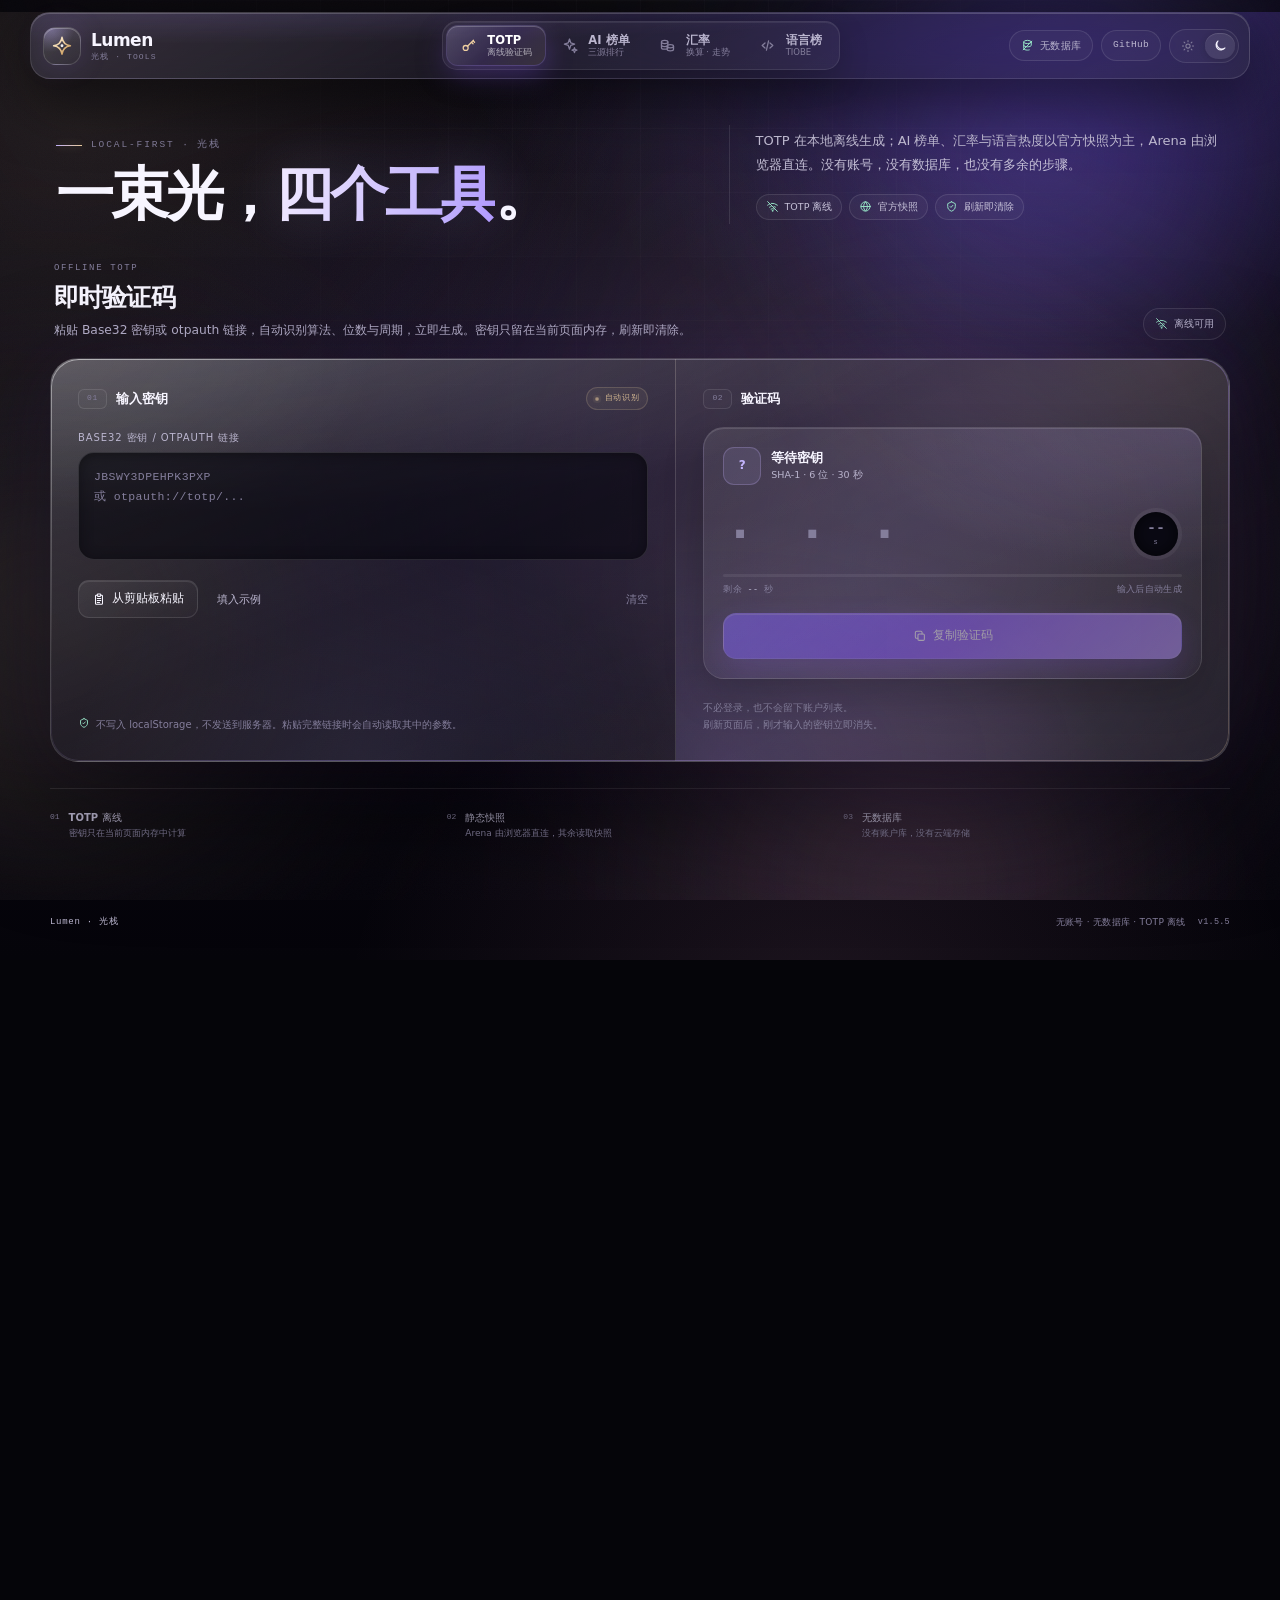
<file: index.html>
<!doctype html>
<html lang="zh-CN">
<head>
  <meta charset="utf-8">
  <meta name="viewport" content="width=device-width, initial-scale=1">
  <meta name="theme-color" content="#07060C">
  <meta http-equiv="refresh" content="0; url=./public/">
  <title>Lumen 光栈 — 正在打开</title>
  <style>
    :root {
      color-scheme: dark;
      --bg: #07060c;
      --ink: #f7f5ff;
      --muted: #b9b3cc;
      --line: rgba(255, 255, 255, 0.12);
      --gold: #efd0a0;
      --violet: #c4b5fd;
    }
    * { box-sizing: border-box; }
    body {
      min-height: 100vh;
      margin: 0;
      display: grid;
      place-items: center;
      padding: 24px;
      background:
        radial-gradient(900px 620px at 84% -12%, rgba(124, 92, 255, 0.32), transparent 64%),
        radial-gradient(720px 520px at 8% 100%, rgba(239, 208, 160, 0.12), transparent 66%),
        linear-gradient(180deg, #07060c, #0b0814 55%, #05040a);
      color: var(--ink);
      font-family: "Segoe UI", "PingFang SC", "Microsoft YaHei", system-ui, sans-serif;
    }
    .card {
      width: min(420px, 100%);
      padding: 34px 30px;
      border: 1px solid var(--line);
      border-radius: 26px;
      background: linear-gradient(158deg, rgba(255, 255, 255, 0.1), rgba(255, 255, 255, 0.03));
      box-shadow: 0 34px 100px rgba(0, 0, 0, 0.55), inset 0 1px 0 rgba(255, 255, 255, 0.14);
      text-align: center;
      backdrop-filter: blur(30px);
      -webkit-backdrop-filter: blur(30px);
    }
    .mark {
      width: 52px;
      height: 52px;
      margin: 0 auto 18px;
      display: grid;
      place-items: center;
      border: 1px solid rgba(255, 255, 255, 0.16);
      border-radius: 16px;
      background: radial-gradient(120% 120% at 18% 0%, rgba(196, 181, 253, 0.3), transparent 56%), #161226;
    }
    .mark svg { width: 28px; height: 28px; }
    h1 { margin: 0 0 8px; font-size: 24px; letter-spacing: -0.03em; }
    p { margin: 0 0 22px; color: var(--muted); font-size: 13px; line-height: 1.7; }
    a {
      display: inline-flex;
      align-items: center;
      justify-content: center;
      min-height: 44px;
      padding: 0 20px;
      border-radius: 12px;
      background: linear-gradient(135deg, #6d4aff, #8b5cf6);
      color: #fff;
      font-size: 13px;
      font-weight: 600;
      text-decoration: none;
      box-shadow: 0 12px 30px rgba(139, 92, 246, 0.3);
    }
    a:focus-visible { outline: 2px solid var(--gold); outline-offset: 3px; }
  </style>
</head>
<body>
  <div class="card">
    <div class="mark" aria-hidden="true">
      <svg viewBox="0 0 24 24" fill="none">
        <path d="M12 2.6c.75 5.3 3.85 8.4 9.15 9.15-5.3.75-8.4 3.85-9.15 9.15-.75-5.3-3.85-8.4-9.15-9.15 5.3-.75 8.4-3.85 9.15-9.15Z" stroke="#EFD0A0" stroke-width="1.7" stroke-linejoin="round"/>
        <circle cx="12" cy="11.75" r="1.55" fill="#fff" fill-opacity=".92"/>
      </svg>
    </div>
    <h1>Lumen 光栈</h1>
    <p>正在打开工具箱。若没有自动跳转，请点击下面的按钮。</p>
    <a href="./public/">进入工具</a>
  </div>
</body>
</html>
</file>
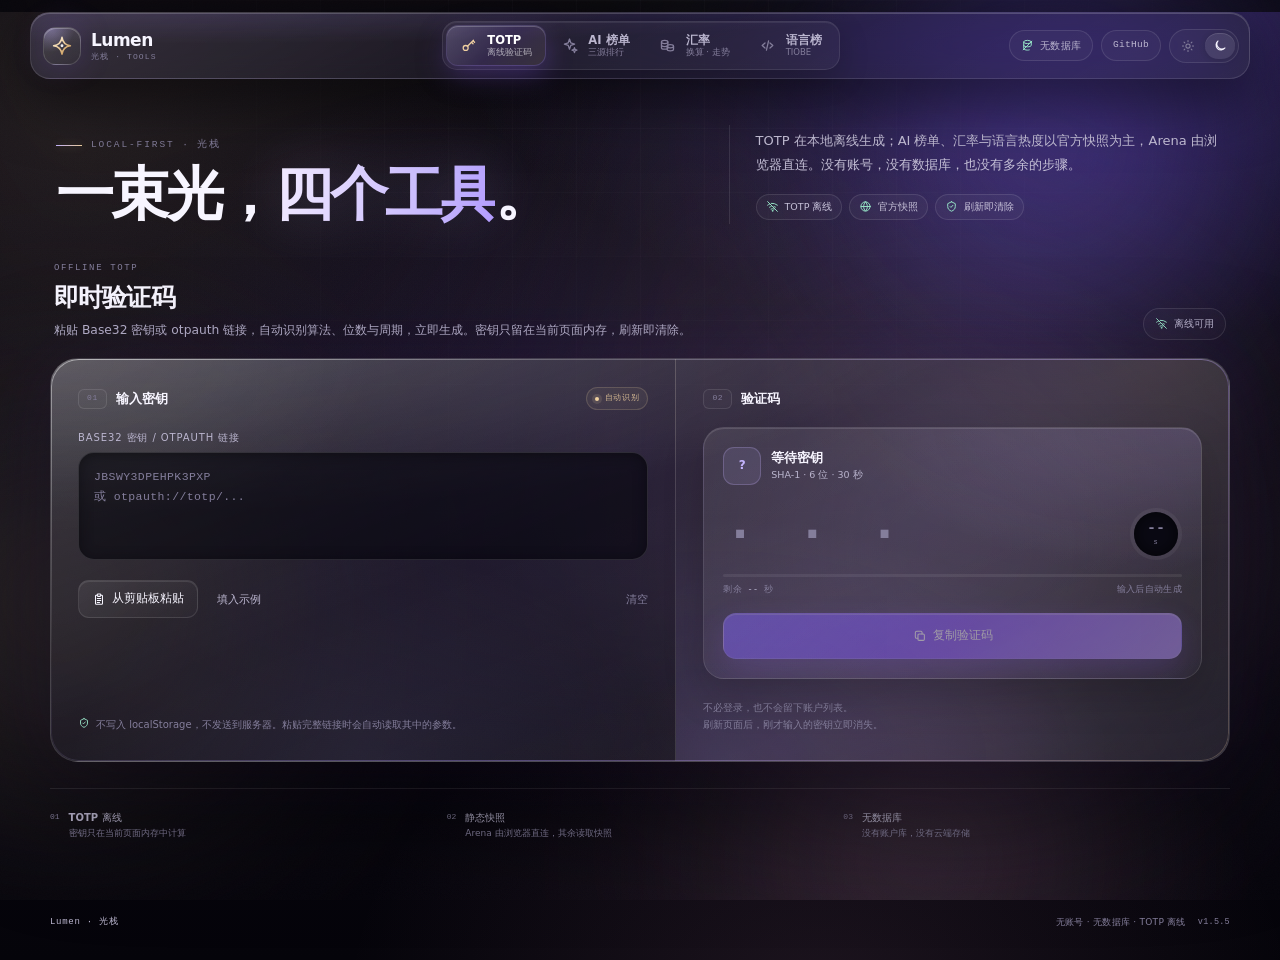
<file: public/index.html>
﻿<!DOCTYPE html>
<html lang="zh-CN" data-theme="dark">
<head>
  <meta charset="UTF-8">
  <meta name="viewport" content="width=device-width, initial-scale=1, viewport-fit=cover">
  <meta http-equiv="Content-Security-Policy" content="default-src 'self'; base-uri 'none'; object-src 'none'; form-action 'none'; frame-src 'none'; script-src 'self'; style-src 'self'; img-src 'self' data:; font-src 'self'; connect-src 'self' https://datasets-server.huggingface.co https://api.allorigins.win https://api.codetabs.com https://corsproxy.io https://api.cors.lol https://wise.com; media-src 'none'; manifest-src 'self'; worker-src 'self'">
  <meta name="theme-color" content="#07060C" id="themeColorMeta">
  <meta name="color-scheme" content="dark light">
  <meta name="description" content="Lumen 光栈：离线 TOTP 验证码、三源 AI 榜单、汇率换算与走势、TIOBE 语言榜。无账号、无数据库；榜单与汇率使用定时快照，Arena 由浏览器直连。">
  <meta name="robots" content="noindex, nofollow">
  <title>Lumen 光栈 — TOTP · AI 榜单 · 汇率 · 语言榜</title>
  <link rel="icon" type="image/svg+xml" href="./assets/icon.svg">
  <link rel="icon" type="image/png" sizes="32x32" href="./assets/icon-32.png">
  <link rel="apple-touch-icon" sizes="180x180" href="./assets/icon-180.png">
  <link rel="manifest" href="./manifest.webmanifest">
  <script src="./assets/boot.js?v=1.5.5"></script>
  <link rel="stylesheet" href="./assets/styles.css?v=1.5.5">
</head>
<body>
  <div class="scene" aria-hidden="true">
    <span class="aurora aurora-a"></span>
    <span class="aurora aurora-b"></span>
    <span class="aurora aurora-c"></span>
    <span class="aurora aurora-d"></span>
    <span class="beam"></span>
    <span class="grid-lines"></span>
    <span class="grain"></span>
  </div>

  <header class="topbar">
    <a class="brand" href="./" aria-label="Lumen 光栈首页">
      <span class="brand-mark" aria-hidden="true">
        <svg viewBox="0 0 24 24" fill="none">
          <defs>
            <linearGradient id="markGrad" x1="3" y1="2" x2="20" y2="22" gradientUnits="userSpaceOnUse">
              <stop offset="0" stop-color="#FFF7E6"/>
              <stop offset=".45" stop-color="#EFD0A0"/>
              <stop offset="1" stop-color="#BD8743"/>
            </linearGradient>
          </defs>
          <path d="M12 2.6c.75 5.3 3.85 8.4 9.15 9.15-5.3.75-8.4 3.85-9.15 9.15-.75-5.3-3.85-8.4-9.15-9.15 5.3-.75 8.4-3.85 9.15-9.15Z" stroke="url(#markGrad)" stroke-width="1.7" stroke-linejoin="round"/>
          <circle cx="12" cy="11.75" r="1.55" fill="#fff" fill-opacity=".92"/>
        </svg>
      </span>
      <span class="brand-text">
        <b>Lumen</b>
        <small>光栈 · TOOLS</small>
      </span>
    </a>

    <nav class="tab-dock" role="tablist" aria-label="工具切换">
      <button class="tool-tab is-active" type="button" role="tab" aria-selected="true" aria-controls="tool-totp" data-tool-tab="totp">
        <span class="tab-ico" data-icon="key"></span>
        <span class="tab-copy"><b>TOTP</b><small>离线验证码</small></span>
      </button>
      <button class="tool-tab" type="button" role="tab" aria-selected="false" aria-controls="tool-ai" data-tool-tab="ai">
        <span class="tab-ico" data-icon="spark"></span>
        <span class="tab-copy"><b>AI 榜单</b><small>三源排行</small></span>
      </button>
      <button class="tool-tab" type="button" role="tab" aria-selected="false" aria-controls="tool-fx" data-tool-tab="fx">
        <span class="tab-ico" data-icon="coins"></span>
        <span class="tab-copy"><b>汇率</b><small>换算 · 走势</small></span>
      </button>
      <button class="tool-tab" type="button" role="tab" aria-selected="false" aria-controls="tool-lang" data-tool-tab="lang">
        <span class="tab-ico" data-icon="code"></span>
        <span class="tab-copy"><b>语言榜</b><small>TIOBE</small></span>
      </button>
    </nav>

    <div class="top-actions">
      <span class="privacy-chip"><span data-icon="databaseOff"></span>无数据库</span>
      <a class="git-chip" href="https://github.com/Quest123666/authenticator" target="_blank" rel="noopener noreferrer" aria-label="GitHub 仓库">GitHub</a>
      <div class="theme-switch" role="group" aria-label="主题">
        <button class="theme-btn" type="button" data-theme-btn="light" aria-label="浅色主题" aria-pressed="false"><span data-icon="sun"></span></button>
        <button class="theme-btn is-active" type="button" data-theme-btn="dark" aria-label="深色主题" aria-pressed="true"><span data-icon="moon"></span></button>
      </div>
    </div>
  </header>

  <main class="shell">
    <section class="hero">
      <div class="hero-main">
        <p class="eyebrow"><span></span>LOCAL-FIRST · 光栈</p>
        <h1>一束光，<em>四个工具</em>。</h1>
      </div>
      <div class="hero-copy">
        <p class="lead-copy">TOTP 在本地离线生成；AI 榜单、汇率与语言热度以官方快照为主，Arena 由浏览器直连。没有账号，没有数据库，也没有多余的步骤。</p>
        <div class="trust-list" aria-label="工具箱特性">
          <span><i data-icon="wifiOff"></i>TOTP 离线</span>
          <span><i data-icon="globe"></i>官方快照</span>
          <span><i data-icon="shield"></i>刷新即清除</span>
        </div>
      </div>
    </section>

    <section id="tool-totp" class="tool-view is-active" role="tabpanel" aria-label="TOTP 验证码">
      <div class="tool-head">
        <div>
          <p class="tool-kicker">OFFLINE TOTP</p>
          <h2>即时验证码</h2>
          <p class="tool-desc">粘贴 Base32 密钥或 otpauth 链接，自动识别算法、位数与周期，立即生成。密钥只留在当前页面内存，刷新即清除。</p>
        </div>
        <span class="tool-stamp"><span data-icon="wifiOff"></span>离线可用</span>
      </div>

      <div class="app-panel glass">
        <div class="input-pane">
          <div class="pane-head">
            <span class="step">01</span>
            <h3>输入密钥</h3>
            <span class="auto-chip"><i></i>自动识别</span>
          </div>

          <label class="field">
            <span class="field-head">
              <span>Base32 密钥 / otpauth 链接</span>
              <span id="inputBadge" class="field-badge" hidden>已识别</span>
            </span>
            <textarea id="secretInput" rows="3" placeholder="JBSWY3DPEHPK3PXP&#10;或 otpauth://totp/..." autocomplete="off" autocapitalize="off" autocorrect="off" spellcheck="false"></textarea>
          </label>
          <p id="inputError" class="form-error" role="alert" hidden></p>

          <div class="input-tools">
            <button id="pasteBtn" class="btn btn-glass" type="button"><span data-icon="clipboard"></span>从剪贴板粘贴</button>
            <button id="demoBtn" class="btn btn-ghost btn-sm" type="button">填入示例</button>
            <button id="clearBtn" class="text-btn" type="button">清空</button>
          </div>

          <p class="hint"><span data-icon="shield"></span>不写入 localStorage，不发送到服务器。粘贴完整链接时会自动读取其中的参数。</p>
        </div>

        <div class="result-pane">
          <div class="pane-head">
            <span class="step">02</span>
            <h3>验证码</h3>
            <span id="liveBadge" class="live-badge" hidden><i></i>LIVE</span>
          </div>

          <div id="resultCard" class="result-card" data-state="empty">
            <div class="account-row">
              <div id="accountAvatar" class="avatar">?</div>
              <div class="account-copy">
                <div id="accountName" class="account-name">等待密钥</div>
                <div id="accountMeta" class="account-meta">SHA-1 · 6 位 · 30 秒</div>
              </div>
            </div>

            <div class="code-row">
              <div id="codeDisplay" class="code-display" aria-live="polite">· · ·</div>
              <div id="timerDial" class="timer-dial">
                <b id="timerSeconds">--</b>
                <span>s</span>
              </div>
            </div>

            <div class="timer">
              <div class="timer-track"><i id="timerBar"></i></div>
              <div class="timer-meta">
                <span>剩余 <b id="timerSecondsCopy">--</b> 秒</span>
                <span id="codeHint">输入后自动生成</span>
              </div>
            </div>

            <button id="copyBtn" class="btn btn-primary btn-block" type="button" disabled>
              <span data-icon="copy"></span><span id="copyLabel">复制验证码</span>
            </button>
          </div>

          <div id="emptyCopy" class="empty-copy">
            不必登录，也不会留下账户列表。<br>
            刷新页面后，刚才输入的密钥立即消失。
          </div>
        </div>
      </div>
    </section>

    <section id="tool-ai" class="tool-view" role="tabpanel" aria-label="AI 模型榜单" hidden>
      <div class="tool-head">
        <div>
          <p class="tool-kicker">AI LEADERBOARD</p>
          <h2>AI 榜单 · TOP 20</h2>
          <p class="tool-desc">Artificial Analysis 智能指数、Arena Agent 净提升各取官方前二十，OpenRouter 展示本周真实调用量前十。Arena 由浏览器直连官方数据集，其余读取定时快照。</p>
        </div>
        <button id="aiRefreshBtn" class="btn btn-glass btn-sm" type="button"><span data-icon="refresh"></span>刷新榜单</button>
      </div>

      <div class="source-grid">
        <article class="source-panel glass">
          <header class="source-head">
            <span class="source-mark aa">AA</span>
            <div class="source-title">
              <h3>Artificial Analysis</h3>
              <p>Intelligence Index · 智能指数</p>
            </div>
            <span class="top-chip">TOP 20</span>
            <a class="source-link" href="https://artificialanalysis.ai/zh/models#intelligence" target="_blank" rel="noopener noreferrer">来源 <span data-icon="external"></span></a>
          </header>
          <div id="aaList" class="rank-list" aria-live="polite">
            <div class="rank-loading"><span class="loader-dot"></span>正在读取榜单…</div>
          </div>
          <footer id="aaMeta" class="source-foot">等待数据</footer>
        </article>

        <article class="source-panel glass">
          <header class="source-head">
            <span class="source-mark arena">A</span>
            <div class="source-title">
              <h3>Arena Agent</h3>
              <p>Agent · Net Improvement</p>
            </div>
            <span class="top-chip">TOP 20</span>
            <a class="source-link" href="https://arena.ai/leaderboard/agent" target="_blank" rel="noopener noreferrer">来源 <span data-icon="external"></span></a>
          </header>
          <div id="arenaList" class="rank-list" aria-live="polite">
            <div class="rank-loading"><span class="loader-dot"></span>正在读取榜单…</div>
          </div>
          <footer id="arenaMeta" class="source-foot">等待数据</footer>
        </article>
      </div>

      <article class="source-panel glass source-panel-wide">
        <header class="source-head">
          <span class="source-mark or">OR</span>
          <div class="source-title">
            <h3>OpenRouter 调用量</h3>
            <p>Tokens processed · This Week</p>
          </div>
          <span class="top-chip">TOP 10</span>
          <a class="source-link" href="https://openrouter.ai/rankings#leaderboard-table" target="_blank" rel="noopener noreferrer">来源 <span data-icon="external"></span></a>
        </header>
        <div id="orList" class="rank-list rank-list-wide" aria-live="polite">
          <div class="rank-loading"><span class="loader-dot"></span>正在读取榜单…</div>
        </div>
        <footer id="orMeta" class="source-foot">等待数据</footer>
      </article>

      <p class="data-note"><span data-icon="globe"></span>Artificial Analysis 与 OpenRouter 使用内置快照；Arena Agent 通过官方 HuggingFace 数据集刷新。快照由 GitHub Actions 每 6 小时更新，源站不可用时继续显示最近一次结果。</p>
    </section>

    <section id="tool-fx" class="tool-view" role="tabpanel" aria-label="汇率换算" hidden>
      <div class="tool-head">
        <div>
          <p class="tool-kicker">CURRENCY CONVERTER</p>
          <h2>汇率换算与走势</h2>
          <p class="tool-desc">输入金额与币种，比较 Wise 与 XE 参考价；下方可查看 30 天 / 180 天 / 1 年的汇率曲线与区间最高、最低点。</p>
        </div>
        <span class="tool-stamp"><span data-icon="globe"></span>快照定时更新</span>
      </div>

      <div class="fx-card glass">
        <div class="fx-form">
          <label class="fx-field">
            <span>金额</span>
            <input id="fxAmount" type="number" min="0" step="any" inputmode="decimal" value="100" autocomplete="off">
          </label>
          <label class="fx-field">
            <span>从</span>
            <select id="fxFrom"></select>
          </label>
          <button id="fxSwapBtn" class="swap-btn" type="button" aria-label="交换币种"><span data-icon="swap"></span></button>
          <label class="fx-field">
            <span>到</span>
            <select id="fxTo"></select>
          </label>
          <button id="fxConvertBtn" class="btn btn-primary fx-submit" type="button"><span data-icon="refresh"></span>换算</button>
        </div>
        <p id="fxStatus" class="fx-status" aria-live="polite">输入金额后自动换算</p>
      </div>

      <div class="fx-results">
        <article id="fxWise" class="fx-source glass" data-state="idle">
          <header class="fx-source-head">
            <span class="source-mark wise">W</span>
            <div class="source-title">
              <h3>Wise</h3>
              <p>中间市场汇率</p>
            </div>
            <a class="source-link" href="https://wise.com/zh-cn/currency-converter/" target="_blank" rel="noopener noreferrer">来源 <span data-icon="external"></span></a>
          </header>
          <div class="fx-main">
            <span id="fxWiseAmount" class="fx-amount">—</span>
            <span id="fxWiseCode" class="fx-code">CNY</span>
          </div>
          <p id="fxWiseRate" class="fx-rate">等待换算</p>
        </article>

        <article id="fxXe" class="fx-source glass" data-state="idle">
          <header class="fx-source-head">
            <span class="source-mark xe">X</span>
            <div class="source-title">
              <h3>XE 参考价</h3>
              <p>中间市场汇率 · 快照</p>
            </div>
            <a class="source-link" href="https://www.xe.com/zh-cn/" target="_blank" rel="noopener noreferrer">来源 <span data-icon="external"></span></a>
          </header>
          <div class="fx-main">
            <span id="fxXeAmount" class="fx-amount">—</span>
            <span id="fxXeCode" class="fx-code">CNY</span>
          </div>
          <p id="fxXeRate" class="fx-rate">等待换算</p>
        </article>
      </div>

      <article class="fx-trend glass">
        <header class="fx-trend-head">
          <div class="fx-trend-title">
            <p class="tool-kicker">RATE HISTORY · XE</p>
            <h3><span id="fxTrendPair">USD → CNY</span> 走势</h3>
          </div>
          <div class="range-switch" role="group" aria-label="时间范围">
            <button class="range-btn is-active" type="button" data-range="30" aria-pressed="true">30 天</button>
            <button class="range-btn" type="button" data-range="180" aria-pressed="false">180 天</button>
            <button class="range-btn" type="button" data-range="365" aria-pressed="false">1 年</button>
          </div>
        </header>
        <div id="fxTrendChart" class="fx-trend-chart" aria-live="polite">
          <div class="rank-loading"><span class="loader-dot"></span>正在读取历史汇率…</div>
        </div>
        <div class="fx-trend-stats">
          <div class="trend-stat">
            <span>区间最高</span>
            <b id="fxHigh">—</b>
            <small id="fxHighDate">—</small>
          </div>
          <div class="trend-stat">
            <span>区间最低</span>
            <b id="fxLow">—</b>
            <small id="fxLowDate">—</small>
          </div>
          <div class="trend-stat">
            <span>最新</span>
            <b id="fxLatest">—</b>
            <small id="fxLatestDate">—</small>
          </div>
          <div class="trend-stat">
            <span>区间变化</span>
            <b id="fxChange">—</b>
            <small id="fxChangeHint">—</small>
          </div>
        </div>
      </article>

      <p class="data-note"><span data-icon="globe"></span>Wise 快照每 6 小时更新、XE 快照每小时更新；Wise 点击换算会尝试实时刷新。XE 参考价由官方页面生成中间价与一年历史，走势图显示 30 天 / 180 天 / 1 年区间。汇率仅供参考，实际成交价以源站为准。</p>
    </section>

    <section id="tool-lang" class="tool-view" role="tabpanel" aria-label="TIOBE 编程语言排行榜" hidden>
      <div class="tool-head">
        <div>
          <p class="tool-kicker">TIOBE INDEX</p>
          <h2>编程语言热度 · TOP 20</h2>
          <p class="tool-desc">TIOBE 每月更新一次，按全球搜索引擎中的语言热度计算。榜单显示本月排名、评分与同比变化。</p>
        </div>
        <span id="tiobeBadge" class="tool-stamp"><span data-icon="code"></span>每月更新</span>
      </div>

      <article class="source-panel glass tiobe-panel">
        <header class="source-head">
          <span class="source-mark tiobe">T</span>
          <div class="source-title">
            <h3>TIOBE Index</h3>
            <p id="tiobeMonth">本月榜单</p>
          </div>
          <span class="top-chip">TOP 20</span>
          <a class="source-link" href="https://www.tiobe.com/tiobe-index/" target="_blank" rel="noopener noreferrer">来源 <span data-icon="external"></span></a>
        </header>
        <div id="tiobeList" class="rank-list" aria-live="polite">
          <div class="rank-loading"><span class="loader-dot"></span>正在读取榜单…</div>
        </div>
        <footer id="tiobeMeta" class="source-foot">等待数据</footer>
      </article>

      <p class="data-note"><span data-icon="globe"></span>TIOBE 官方每月初更新；本站快照由 GitHub Actions 定时同步，页面只读取随站点发布的静态 JSON，不额外请求第三方。</p>
    </section>

    <section class="footnotes" aria-label="使用说明">
      <div><span class="note-number">01</span><b>TOTP 离线</b><span>密钥只在当前页面内存中计算</span></div>
      <div><span class="note-number">02</span><b>静态快照</b><span>Arena 由浏览器直连，其余读取快照</span></div>
      <div><span class="note-number">03</span><b>无数据库</b><span>没有账户库，没有云端存储</span></div>
    </section>  </main>

  <footer class="footer">
    <span class="footer-brand">Lumen · 光栈</span>
    <span class="footer-note">无账号 · 无数据库 · TOTP 离线</span>
    <span id="footerVersion" class="version">v1.5.5</span>
  </footer>

  <div id="toastHost" class="toast-host" aria-live="polite" aria-atomic="true"></div>
  <noscript><div class="noscript">需要启用 JavaScript 才能使用这些工具。</div></noscript>

  <script src="./assets/core.js?v=1.5.5" defer></script>
  <script src="./assets/data.js?v=1.5.5" defer></script>
  <script src="./assets/app.js?v=1.5.5" defer></script>
</body>
</html>
</file>
<file: public/assets/styles.css>
/* Lumen · 光栈 — liquid glass UI */
:root {
  --font: "Inter", "SF Pro Display", "Segoe UI", "PingFang SC", "HarmonyOS Sans SC", "Microsoft YaHei", system-ui, sans-serif;
  --mono: "SFMono-Regular", "Cascadia Code", "JetBrains Mono", "Roboto Mono", Consolas, monospace;
  --bg: #050509;
  --bg-2: #080812;
  --ink: #f7f5ff;
  --muted: #bbb6cf;
  --faint: #847e9b;
  --line: rgba(255, 255, 255, 0.105);
  --line-strong: rgba(255, 255, 255, 0.19);
  --violet: #c4b5fd;
  --violet-deep: #7c5cff;
  --mint: #97e3c6;
  --mint-deep: #4fbfa0;
  --rose: #eaa0cf;
  --gold: #efd0a0;
  --danger: #ff8798;
  --danger-bg: rgba(255, 135, 152, 0.1);
  --glass: rgba(27, 23, 49, 0.34);
  --glass-2: rgba(23, 21, 38, 0.42);
  --input: rgba(5, 5, 12, 0.56);
  --radius: 28px;
  --radius-sm: 16px;
  --shadow: 0 36px 100px rgba(0, 0, 0, 0.58);
  --shadow-soft: 0 18px 50px rgba(0, 0, 0, 0.35);
  --ease: cubic-bezier(0.22, 0.8, 0.2, 1);
}

* {
  box-sizing: border-box;
}

[hidden] {
  display: none !important;
}

html {
  min-height: 100%;
  background: var(--bg);
  -webkit-text-size-adjust: 100%;
  text-size-adjust: 100%;
  scroll-behavior: smooth;
}

body {
  position: relative;
  min-height: 100vh;
  margin: 0;
  overflow-x: hidden;
  background:
    radial-gradient(1100px 720px at 84% -12%, rgba(124, 92, 255, 0.34), transparent 62%),
    radial-gradient(880px 620px at 6% 12%, rgba(239, 208, 160, 0.1), transparent 62%),
    radial-gradient(780px 560px at 48% 44%, rgba(139, 92, 246, 0.13), transparent 68%),
    radial-gradient(720px 520px at 64% 104%, rgba(234, 160, 207, 0.1), transparent 66%),
    linear-gradient(180deg, #07060c, #0b0814 54%, #05040a);
  color: var(--ink);
  font-family: var(--font);
  font-size: 14px;
  line-height: 1.55;
  -webkit-font-smoothing: antialiased;
  text-rendering: optimizeLegibility;
}

::selection {
  background: var(--violet-deep);
  color: #fff;
}

a {
  color: inherit;
  text-decoration: none;
}

button,
input,
select,
textarea {
  color: inherit;
  font: inherit;
}

button {
  border: 0;
  background: none;
  cursor: pointer;
}

button:disabled {
  cursor: not-allowed;
  opacity: 0.48;
}

svg {
  display: block;
}

/* ---------- ambient scene ---------- */

.scene {
  position: fixed;
  inset: 0;
  z-index: 0;
  overflow: hidden;
  pointer-events: none;
}

.aurora {
  position: absolute;
  border-radius: 50%;
  filter: blur(96px);
  opacity: 0.85;
  mix-blend-mode: screen;
  animation: drift 22s var(--ease) infinite alternate;
}

.aurora-a {
  top: -18%;
  right: -6%;
  width: 48vw;
  height: 48vw;
  min-width: 380px;
  min-height: 380px;
  background: radial-gradient(circle, rgba(124, 92, 255, 0.58), transparent 66%);
}

.aurora-b {
  top: 34%;
  left: -18%;
  width: 46vw;
  height: 46vw;
  min-width: 340px;
  min-height: 340px;
  background: radial-gradient(circle, rgba(239, 208, 160, 0.24), transparent 68%);
  animation-delay: -9s;
  animation-duration: 26s;
}

.aurora-c {
  right: 8%;
  bottom: -24%;
  width: 40vw;
  height: 40vw;
  background: radial-gradient(circle, rgba(234, 160, 207, 0.22), transparent 70%);
  animation-delay: -15s;
  animation-duration: 30s;
}

.aurora-d {
  top: 28%;
  right: 2%;
  width: 46vw;
  height: 46vw;
  min-width: 320px;
  min-height: 320px;
  background:
    radial-gradient(circle, rgba(167, 139, 250, 0.48), rgba(234, 160, 207, 0.14) 48%, transparent 72%);
  opacity: 0.7;
  animation-delay: -5s;
  animation-duration: 24s;
}

.beam {
  position: absolute;
  top: -52vw;
  left: 50%;
  width: 104vw;
  height: 104vw;
  margin-left: -52vw;
  background: conic-gradient(
    from 0deg,
    transparent 0deg,
    rgba(196, 181, 253, 0.16) 38deg,
    transparent 96deg,
    rgba(239, 208, 160, 0.12) 168deg,
    transparent 230deg,
    rgba(234, 160, 207, 0.09) 300deg,
    transparent 360deg
  );
  filter: blur(66px);
  opacity: 0.6;
  animation: spin 46s linear infinite;
}

.grid-lines {
  position: absolute;
  inset: 0;
  background-image:
    linear-gradient(rgba(255, 255, 255, 0.024) 1px, transparent 1px),
    linear-gradient(90deg, rgba(255, 255, 255, 0.024) 1px, transparent 1px);
  background-size: 64px 64px;
  mask-image: radial-gradient(circle at 50% 8%, #000 0%, transparent 68%);
  -webkit-mask-image: radial-gradient(circle at 50% 8%, #000 0%, transparent 68%);
}

.grain {
  position: absolute;
  inset: 0;
  opacity: 0.032;
  mix-blend-mode: soft-light;
  background-image: url("data:image/svg+xml,%3Csvg xmlns='http://www.w3.org/2000/svg' width='180' height='180'%3E%3Cfilter id='n'%3E%3CfeTurbulence type='fractalNoise' baseFrequency='.82' numOctaves='3' stitchTiles='stitch'/%3E%3C/filter%3E%3Crect width='180' height='180' filter='url(%23n)' opacity='.6'/%3E%3C/svg%3E");
  background-size: 180px 180px;
}

@keyframes drift {
  from { transform: translate3d(0, 0, 0) scale(1); }
  to { transform: translate3d(-4%, 5%, 0) scale(1.12); }
}

@keyframes spin {
  to { transform: rotate(360deg); }
}

/* ---------- glass ---------- */

.glass {
  position: relative;
  overflow: hidden;
  border: 1px solid rgba(255, 255, 255, 0.13);
  border-radius: var(--radius);
  background:
    radial-gradient(130% 100% at 10% -16%, rgba(255, 255, 255, 0.17), transparent 54%),
    linear-gradient(158deg, rgba(255, 255, 255, 0.14), rgba(255, 255, 255, 0.03) 42%, rgba(255, 255, 255, 0.075));
  background-color: var(--glass);
  box-shadow:
    0 42px 120px rgba(0, 0, 0, 0.55),
    0 0 80px rgba(139, 92, 246, 0.09),
    inset 0 1px 0 rgba(255, 255, 255, 0.2),
    inset 0 -1px 0 rgba(255, 255, 255, 0.05);
  backdrop-filter: blur(38px) saturate(180%);
  -webkit-backdrop-filter: blur(38px) saturate(180%);
  isolation: isolate;
}

.glass::before {
  content: "";
  position: absolute;
  inset: 0;
  z-index: 2;
  border-radius: inherit;
  padding: 1px;
  background: linear-gradient(
    150deg,
    rgba(255, 255, 255, 0.46),
    rgba(255, 255, 255, 0.03) 28%,
    rgba(167, 139, 250, 0.34) 62%,
    rgba(239, 208, 160, 0.24)
  );
  -webkit-mask: linear-gradient(#000 0 0) content-box, linear-gradient(#000 0 0);
  -webkit-mask-composite: xor;
  mask: linear-gradient(#000 0 0) content-box, linear-gradient(#000 0 0);
  mask-composite: exclude;
  pointer-events: none;
}

/* ---------- topbar ---------- */

.topbar {
  position: sticky;
  top: 12px;
  z-index: 100;
  width: min(1220px, calc(100% - 32px));
  margin: 12px auto 0;
  padding: 9px 11px 9px 13px;
  display: grid;
  grid-template-columns: minmax(0, 1fr) auto minmax(0, 1fr);
  align-items: center;
  gap: 16px;
  border-radius: 20px;
}

.topbar::before {
  content: "";
  position: absolute;
  inset: 0;
  z-index: -1;
  border: 1px solid rgba(255, 255, 255, 0.12);
  border-radius: inherit;
  background:
    radial-gradient(120% 120% at 10% -20%, rgba(167, 139, 250, 0.18), transparent 56%),
    linear-gradient(150deg, rgba(255, 255, 255, 0.12), rgba(255, 255, 255, 0.03) 46%, rgba(255, 255, 255, 0.07));
  background-color: rgba(16, 14, 31, 0.48);
  box-shadow: 0 22px 60px rgba(0, 0, 0, 0.5), inset 0 1px 0 rgba(255, 255, 255, 0.18);
  backdrop-filter: blur(34px) saturate(175%);
  -webkit-backdrop-filter: blur(34px) saturate(175%);
}

.brand {
  position: relative;
  z-index: 1;
  display: inline-flex;
  align-items: center;
  gap: 10px;
  min-width: 0;
  border-radius: 13px;
}

.brand-mark {
  width: 38px;
  height: 38px;
  display: grid;
  place-items: center;
  flex: none;
  border: 1px solid rgba(255, 255, 255, 0.15);
  border-radius: 13px;
  background:
    radial-gradient(120% 120% at 18% 0%, rgba(196, 181, 253, 0.38), transparent 56%),
    linear-gradient(150deg, rgba(255, 255, 255, 0.1), rgba(255, 255, 255, 0.02));
  box-shadow: inset 0 1px 0 rgba(255, 255, 255, 0.24), 0 0 32px rgba(139, 92, 246, 0.22);
  animation: mark-pulse 7s ease-in-out infinite;
}

@keyframes mark-pulse {
  0%, 100% { box-shadow: inset 0 1px 0 rgba(255, 255, 255, 0.24), 0 0 26px rgba(139, 92, 246, 0.18); }
  50% { box-shadow: inset 0 1px 0 rgba(255, 255, 255, 0.3), 0 0 40px rgba(239, 208, 160, 0.22); }
}

.brand-mark svg {
  width: 22px;
  height: 22px;
}

.brand-text {
  display: grid;
  gap: 1px;
  min-width: 0;
}

.brand-text b {
  font-size: 17px;
  font-weight: 650;
  letter-spacing: -0.03em;
  line-height: 1.2;
}

.brand-text small {
  color: var(--faint);
  font-family: var(--mono);
  font-size: 8px;
  letter-spacing: 0.14em;
  line-height: 1.2;
  white-space: nowrap;
}

.top-actions {
  position: relative;
  z-index: 1;
  display: flex;
  align-items: center;
  justify-content: flex-end;
  gap: 8px;
}

.privacy-chip,
.git-chip {
  display: inline-flex;
  align-items: center;
  gap: 6px;
  padding: 7px 11px;
  border: 1px solid var(--line);
  border-radius: 999px;
  background: rgba(255, 255, 255, 0.03);
  color: var(--muted);
  font-size: 10px;
  letter-spacing: 0.02em;
  white-space: nowrap;
  transition: color 0.2s, border-color 0.2s, background 0.2s;
}

.privacy-chip [data-icon] svg {
  width: 13px;
  height: 13px;
  color: var(--mint);
}

.git-chip {
  font-family: var(--mono);
  font-size: 9.5px;
  letter-spacing: 0.03em;
}

.git-chip:hover {
  border-color: var(--line-strong);
  background: rgba(255, 255, 255, 0.06);
  color: var(--ink);
}

.theme-switch {
  display: inline-flex;
  padding: 3px;
  gap: 2px;
  border: 1px solid var(--line);
  border-radius: 999px;
  background: rgba(255, 255, 255, 0.03);
}

.theme-btn {
  width: 30px;
  height: 26px;
  display: grid;
  place-items: center;
  border-radius: 999px;
  color: var(--faint);
  transition: color 0.2s, background 0.2s, box-shadow 0.2s;
}

.theme-btn [data-icon] svg {
  width: 14px;
  height: 14px;
}

.theme-btn:hover {
  color: var(--ink);
}

.theme-btn.is-active {
  background: rgba(255, 255, 255, 0.09);
  color: var(--ink);
  box-shadow: inset 0 1px 0 rgba(255, 255, 255, 0.12), 0 1px 6px rgba(0, 0, 0, 0.14);
}

/* ---------- tab dock ---------- */

.tab-dock {
  position: relative;
  z-index: 2;
  display: flex;
  align-items: center;
  gap: 3px;
  padding: 4px;
  border: 1px solid rgba(255, 255, 255, 0.09);
  border-radius: 15px;
  background: rgba(255, 255, 255, 0.04);
  box-shadow: inset 0 1px 0 rgba(255, 255, 255, 0.07), 0 10px 30px rgba(0, 0, 0, 0.18);
}

.tool-tab {
  position: relative;
  min-width: 0;
  display: flex;
  align-items: center;
  gap: 9px;
  padding: 7px 13px;
  border-radius: 11px;
  color: var(--muted);
  text-align: left;
  transition: color 0.24s, background 0.24s, box-shadow 0.24s, transform 0.18s var(--ease);
}

.tool-tab:hover {
  color: var(--ink);
  background: rgba(255, 255, 255, 0.04);
}

.tab-ico {
  width: 18px;
  height: 18px;
  display: inline-flex;
  flex: none;
  color: var(--faint);
  transition: color 0.24s;
}

.tab-ico svg {
  width: 17px;
  height: 17px;
}

.tab-copy {
  display: grid;
  gap: 0;
  min-width: 0;
}

.tab-copy b {
  font-size: 11.5px;
  font-weight: 600;
  line-height: 1.25;
  white-space: nowrap;
}

.tab-copy small {
  color: var(--faint);
  font-size: 8.5px;
  line-height: 1.3;
  white-space: nowrap;
  transition: color 0.24s;
}

.tool-tab.is-active {
  color: #fff;
  background:
    linear-gradient(135deg, rgba(196, 181, 253, 0.26), rgba(139, 92, 246, 0.14) 52%, rgba(239, 208, 160, 0.1));
  box-shadow:
    inset 0 1px 0 rgba(255, 255, 255, 0.22),
    0 10px 28px rgba(139, 92, 246, 0.3),
    0 0 0 1px rgba(196, 181, 253, 0.2);
}

.tool-tab.is-active .tab-ico {
  color: var(--gold);
}

.tool-tab.is-active .tab-copy small {
  color: rgba(255, 255, 255, 0.62);
}

/* ---------- shell / hero ---------- */

.shell {
  position: relative;
  z-index: 1;
  width: min(1180px, calc(100% - 32px));
  margin: 0 auto;
  padding: 0 0 72px;
}

.hero {
  display: grid;
  grid-template-columns: minmax(0, 1.12fr) minmax(280px, 0.88fr);
  align-items: end;
  gap: 42px;
  padding: 46px 6px 34px;
}

.eyebrow {
  margin: 0 0 12px;
  display: flex;
  align-items: center;
  gap: 9px;
  color: var(--faint);
  font-family: var(--mono);
  font-size: 9.5px;
  letter-spacing: 0.2em;
}

.eyebrow span {
  width: 26px;
  height: 1px;
  background: linear-gradient(90deg, var(--violet), var(--gold));
  box-shadow: 0 0 8px rgba(239, 208, 160, 0.4);
}

.hero h1 {
  margin: 0;
  font-size: clamp(38px, 4.6vw, 58px);
  font-weight: 600;
  letter-spacing: -0.055em;
  line-height: 1.03;
}

.hero h1 em {
  font-style: normal;
  background: linear-gradient(100deg, #f2ebff 0%, var(--violet) 38%, #9b7bff 68%, var(--gold) 100%);
  background-size: 200% 100%;
  -webkit-background-clip: text;
  background-clip: text;
  color: transparent;
  filter: drop-shadow(0 0 28px rgba(196, 181, 253, 0.24));
  animation: text-sheen 9s ease-in-out infinite alternate;
}

@keyframes text-sheen {
  from { background-position: 0% 50%; }
  to { background-position: 100% 50%; }
}

.hero-copy {
  min-width: 0;
  padding: 4px 0 4px 26px;
  border-left: 1px solid var(--line);
}

.lead-copy {
  margin: 0;
  color: #c6c1d8;
  font-size: 13px;
  line-height: 1.85;
}

.trust-list {
  display: flex;
  flex-wrap: wrap;
  gap: 7px;
  margin-top: 16px;
}

.trust-list span {
  display: inline-flex;
  align-items: center;
  gap: 6px;
  padding: 5px 9px;
  border: 1px solid var(--line);
  border-radius: 999px;
  background: rgba(255, 255, 255, 0.035);
  color: #c8c3da;
  font-size: 9.5px;
  white-space: nowrap;
}

.trust-list i {
  display: inline-flex;
  color: var(--mint);
}

.trust-list [data-icon] svg {
  width: 13px;
  height: 13px;
}

/* ---------- tool view ---------- */

.tool-view {
  animation: view-in 0.45s var(--ease) both;
}

@keyframes view-in {
  from { opacity: 0; transform: translateY(10px); filter: blur(4px); }
  to { opacity: 1; transform: translateY(0); filter: blur(0); }
}

.tool-head {
  display: flex;
  align-items: flex-end;
  justify-content: space-between;
  gap: 20px;
  margin: 4px 4px 16px;
}

.tool-kicker {
  margin: 0 0 7px;
  color: var(--faint);
  font-family: var(--mono);
  font-size: 9px;
  letter-spacing: 0.18em;
}

.tool-head h2 {
  margin: 0;
  font-size: 25px;
  font-weight: 620;
  letter-spacing: -0.035em;
  line-height: 1.2;
}

.tool-desc {
  max-width: 700px;
  margin: 7px 0 0;
  color: #b9b4cd;
  font-size: 12.3px;
  line-height: 1.75;
}

.tool-stamp {
  display: inline-flex;
  align-items: center;
  gap: 6px;
  flex: none;
  margin-bottom: 2px;
  padding: 7px 11px;
  border: 1px solid var(--line);
  border-radius: 999px;
  background: rgba(255, 255, 255, 0.025);
  color: var(--muted);
  font-size: 10px;
  white-space: nowrap;
}

.tool-stamp [data-icon] svg {
  width: 13px;
  height: 13px;
  color: var(--mint);
}

/* ---------- TOTP ---------- */

.app-panel {
  display: grid;
  grid-template-columns: minmax(0, 1.06fr) minmax(0, 0.94fr);
  overflow: hidden;
  min-height: 404px;
  background-color: rgba(19, 16, 36, 0.3);
}

.input-pane,
.result-pane {
  min-width: 0;
  display: flex;
  flex-direction: column;
  padding: 27px;
}

.input-pane {
  background:
    radial-gradient(520px 280px at 0% 0%, rgba(255, 255, 255, 0.09), transparent 62%),
    radial-gradient(420px 300px at 50% 100%, rgba(196, 181, 253, 0.09), transparent 70%);
}

.result-pane {
  border-left: 1px solid var(--line);
  background:
    radial-gradient(600px 300px at 88% 0%, rgba(239, 208, 160, 0.12), transparent 68%),
    radial-gradient(540px 340px at 8% 100%, rgba(167, 139, 250, 0.18), transparent 72%),
    rgba(255, 255, 255, 0.022);
}

.pane-head {
  position: relative;
  z-index: 1;
  display: flex;
  align-items: center;
  gap: 9px;
  min-height: 26px;
}

.pane-head h3 {
  margin: 0;
  color: var(--ink);
  font-size: 13px;
  font-weight: 620;
  letter-spacing: -0.01em;
}

.step {
  display: inline-grid;
  place-items: center;
  width: 29px;
  height: 20px;
  border: 1px solid var(--line);
  border-radius: 6px;
  background: rgba(255, 255, 255, 0.02);
  color: var(--faint);
  font-family: var(--mono);
  font-size: 8px;
  letter-spacing: 0.08em;
}

.auto-chip {
  display: inline-flex;
  align-items: center;
  gap: 6px;
  margin-left: auto;
  padding: 4px 8px;
  border: 1px solid rgba(239, 208, 160, 0.18);
  border-radius: 999px;
  background: rgba(239, 208, 160, 0.06);
  color: rgba(239, 208, 160, 0.82);
  font-family: var(--mono);
  font-size: 8px;
  letter-spacing: 0.08em;
  white-space: nowrap;
}

.auto-chip i {
  width: 4px;
  height: 4px;
  border-radius: 50%;
  background: var(--gold);
  box-shadow: 0 0 0 3px rgba(239, 208, 160, 0.12);
  animation: pulse-dot 1.8s ease-in-out infinite;
}

.live-badge {
  display: inline-flex;
  align-items: center;
  gap: 6px;
  margin-left: auto;
  color: var(--mint);
  font-family: var(--mono);
  font-size: 8px;
  letter-spacing: 0.1em;
}

.live-badge i {
  width: 5px;
  height: 5px;
  border-radius: 50%;
  background: var(--mint);
  box-shadow: 0 0 0 3px rgba(108, 245, 214, 0.12), 0 0 12px rgba(108, 245, 214, 0.7);
  animation: pulse-dot 1.6s ease-in-out infinite;
}

@keyframes pulse-dot {
  0%, 100% { opacity: 0.4; transform: scale(0.82); }
  50% { opacity: 1; transform: scale(1); }
}

.field {
  position: relative;
  display: block;
  margin-top: 18px;
}

.field-head {
  display: flex;
  align-items: center;
  justify-content: space-between;
  gap: 10px;
  margin-bottom: 7px;
  color: var(--muted);
  font-size: 10px;
  letter-spacing: 0.09em;
  text-transform: uppercase;
}

.field-badge {
  padding: 2px 7px;
  border: 1px solid rgba(196, 181, 253, 0.2);
  border-radius: 5px;
  background: rgba(196, 181, 253, 0.07);
  color: var(--violet);
  font-family: var(--mono);
  font-size: 8px;
  letter-spacing: 0.06em;
  text-transform: none;
}

textarea,
input[type="number"],
select {
  width: 100%;
  min-height: 46px;
  padding: 12px 14px;
  border: 1px solid var(--line);
  border-radius: var(--radius-sm);
  outline: none;
  background: var(--input);
  box-shadow: inset 0 2px 14px rgba(0, 0, 0, 0.38);
  color: var(--ink);
  font-size: 12.5px;
  transition: border-color 0.2s, background 0.2s, box-shadow 0.2s;
}

textarea {
  min-height: 108px;
  padding: 14px 15px;
  resize: none;
  font-family: var(--mono);
  font-size: 11.5px;
  line-height: 1.7;
  letter-spacing: 0.035em;
  word-break: break-all;
}

textarea::placeholder,
input::placeholder {
  color: var(--faint);
}

textarea:focus,
input[type="number"]:focus,
select:focus {
  border-color: rgba(196, 181, 253, 0.52);
  background: rgba(9, 8, 18, 0.7);
  box-shadow:
    0 0 0 3px rgba(139, 92, 246, 0.14),
    0 0 34px rgba(139, 92, 246, 0.12),
    inset 0 2px 14px rgba(0, 0, 0, 0.32);
}

select {
  appearance: none;
  background-image:
    linear-gradient(45deg, transparent 50%, var(--faint) 50%),
    linear-gradient(135deg, var(--faint) 50%, transparent 50%);
  background-position:
    calc(100% - 15px) 50%,
    calc(100% - 11px) 50%;
  background-size: 4px 4px, 4px 4px;
  background-repeat: no-repeat;
  padding-right: 30px;
}

input[type="number"]::-webkit-outer-spin-button,
input[type="number"]::-webkit-inner-spin-button {
  margin: 0;
  appearance: none;
}

.form-error {
  margin: 9px 0 0;
  color: var(--danger);
  font-size: 11px;
  line-height: 1.5;
}

.input-tools {
  display: flex;
  align-items: center;
  gap: 8px;
  margin-top: 13px;
}

.input-tools .text-btn {
  margin-left: auto;
}

.text-btn {
  padding: 3px 0;
  color: var(--faint);
  font-size: 10.5px;
  font-weight: 500;
  white-space: nowrap;
  transition: color 0.2s;
}

.text-btn:hover {
  color: var(--violet);
}

.hint {
  display: flex;
  align-items: flex-start;
  gap: 6px;
  margin: auto 0 0;
  padding-top: 16px;
  color: var(--faint);
  font-size: 10px;
  line-height: 1.65;
}

.hint [data-icon] {
  flex: none;
  color: var(--mint);
}

.hint [data-icon] svg {
  width: 12px;
  height: 12px;
}

/* ---------- buttons ---------- */

.btn {
  position: relative;
  overflow: hidden;
  display: inline-flex;
  align-items: center;
  justify-content: center;
  gap: 6px;
  min-height: 38px;
  padding: 8px 13px;
  border: 1px solid transparent;
  border-radius: 11px;
  font-size: 11.5px;
  font-weight: 520;
  line-height: 1.2;
  white-space: nowrap;
  transition: transform 0.16s var(--ease), background 0.2s, border-color 0.2s, color 0.2s, box-shadow 0.2s;
}

.btn [data-icon] svg {
  width: 14px;
  height: 14px;
}

.btn:hover:not(:disabled) {
  transform: translateY(-1px);
}

.btn:active:not(:disabled) {
  transform: translateY(0) scale(0.99);
}

.btn-primary {
  border-color: rgba(255, 255, 255, 0.14);
  background:
    linear-gradient(135deg, rgba(255, 255, 255, 0.16), transparent 42%),
    linear-gradient(135deg, #6d4aff, #8b5cf6 52%, #b794ff);
  color: #fff;
  box-shadow: inset 0 1px 0 rgba(255, 255, 255, 0.24), 0 12px 32px rgba(139, 92, 246, 0.4);
}

.btn-primary::after {
  content: "";
  position: absolute;
  inset: 0;
  background: linear-gradient(110deg, transparent 30%, rgba(255, 255, 255, 0.3) 50%, transparent 70%);
  transform: translateX(-130%);
  transition: transform 0.55s var(--ease);
  pointer-events: none;
}

.btn-primary:hover:not(:disabled) {
  box-shadow: inset 0 1px 0 rgba(255, 255, 255, 0.28), 0 16px 44px rgba(139, 92, 246, 0.46);
}

.btn-primary:hover:not(:disabled)::after {
  transform: translateX(130%);
}

.btn-glass {
  border-color: rgba(255, 255, 255, 0.1);
  background:
    linear-gradient(150deg, rgba(255, 255, 255, 0.08), rgba(255, 255, 255, 0.02));
  color: var(--ink);
  box-shadow: inset 0 1px 0 rgba(255, 255, 255, 0.1);
}

.btn-glass:hover:not(:disabled) {
  border-color: rgba(196, 181, 253, 0.34);
  background: linear-gradient(150deg, rgba(196, 181, 253, 0.13), rgba(255, 255, 255, 0.035));
}

.btn-ghost {
  border-color: transparent;
  background: transparent;
  color: var(--muted);
}

.btn-ghost:hover:not(:disabled) {
  border-color: var(--line);
  background: rgba(255, 255, 255, 0.035);
  color: var(--ink);
}

.btn-sm {
  min-height: 32px;
  padding: 6px 10px;
  border-radius: 9px;
  font-size: 10.5px;
}

.btn-block {
  width: 100%;
  min-height: 46px;
  margin-top: 16px;
  border-radius: 13px;
}

/* ---------- TOTP result ---------- */

.result-card {
  position: relative;
  margin-top: 15px;
  padding: 19px;
  overflow: hidden;
  border: 1px solid rgba(255, 255, 255, 0.11);
  border-radius: 21px;
  background:
    radial-gradient(520px 240px at 100% 0%, rgba(167, 139, 250, 0.15), transparent 64%),
    linear-gradient(158deg, rgba(255, 255, 255, 0.085), rgba(255, 255, 255, 0.018));
  box-shadow: inset 0 1px 0 rgba(255, 255, 255, 0.12), 0 16px 40px rgba(0, 0, 0, 0.2);
}

.account-row {
  display: flex;
  align-items: center;
  gap: 10px;
  min-width: 0;
}

.avatar {
  width: 38px;
  height: 38px;
  display: grid;
  place-items: center;
  flex: none;
  border: 1px solid var(--line);
  border-radius: 11px;
  background: rgba(255, 255, 255, 0.04);
  color: var(--ink);
  font-size: 12px;
  font-weight: 640;
  letter-spacing: 0.02em;
}

.avatar.g0 { border-color: rgba(196, 181, 253, 0.28); background: rgba(196, 181, 253, 0.13); color: #d8ccff; }
.avatar.g1 { border-color: rgba(151, 227, 198, 0.24); background: rgba(151, 227, 198, 0.1); color: var(--mint); }
.avatar.g2 { border-color: rgba(239, 208, 160, 0.22); background: rgba(239, 208, 160, 0.1); color: var(--gold); }
.avatar.g3 { border-color: rgba(196, 181, 253, 0.24); background: rgba(196, 181, 253, 0.11); color: var(--violet); }
.avatar.g4 { border-color: rgba(234, 160, 207, 0.22); background: rgba(234, 160, 207, 0.1); color: #f3b3da; }

.account-copy {
  min-width: 0;
}

.account-name {
  overflow: hidden;
  color: var(--ink);
  font-size: 13px;
  font-weight: 620;
  line-height: 1.45;
  white-space: nowrap;
  text-overflow: ellipsis;
}

.account-meta {
  overflow: hidden;
  color: var(--muted);
  font-size: 9.5px;
  line-height: 1.45;
  white-space: nowrap;
  text-overflow: ellipsis;
}

.code-row {
  display: flex;
  align-items: center;
  justify-content: space-between;
  gap: 16px;
  margin: 19px 0 5px;
}

.code-display {
  min-width: 0;
  color: #f4fffa;
  background: linear-gradient(100deg, #fffaf3 0%, #e4d4ff 46%, #c4b5fd 78%, #a78bfa 100%);
  -webkit-background-clip: text;
  background-clip: text;
  -webkit-text-fill-color: transparent;
  font-family: var(--mono);
  font-size: clamp(40px, 4.6vw, 56px);
  font-weight: 560;
  font-variant-numeric: tabular-nums;
  letter-spacing: 0.045em;
  line-height: 1.08;
  white-space: nowrap;
  filter: drop-shadow(0 0 30px rgba(196, 181, 253, 0.2));
}

.code-display.is-updated {
  animation: code-in 0.42s var(--ease);
}

@keyframes code-in {
  from { opacity: 0.35; transform: translateY(4px); filter: blur(5px); }
  to { opacity: 1; transform: translateY(0); filter: blur(0); }
}

.result-card[data-state="empty"] .code-display {
  background: none;
  -webkit-text-fill-color: var(--faint);
  color: var(--faint);
  filter: none;
  text-shadow: none;
}

.timer-dial {
  --left: 100;
  position: relative;
  flex: none;
  width: 52px;
  height: 52px;
  display: flex;
  flex-direction: column;
  align-items: center;
  justify-content: center;
  border-radius: 50%;
  background: conic-gradient(from -90deg, var(--gold) calc(var(--left) * 1%), rgba(255, 255, 255, 0.09) 0);
  box-shadow: 0 0 26px rgba(239, 208, 160, 0.14);
}

.timer-dial::before {
  content: "";
  position: absolute;
  inset: 4px;
  border-radius: 50%;
  background: #0a0913;
  box-shadow: inset 0 0 16px rgba(0, 0, 0, 0.65);
}

.timer-dial b {
  position: relative;
  z-index: 1;
  color: var(--gold);
  font-family: var(--mono);
  font-size: 15px;
  font-weight: 600;
  line-height: 1;
  font-variant-numeric: tabular-nums;
}

.timer-dial span {
  position: relative;
  z-index: 1;
  margin-top: 1px;
  color: var(--faint);
  font-family: var(--mono);
  font-size: 7px;
  letter-spacing: 0.08em;
}

.result-card[data-state="empty"] .timer-dial {
  background: conic-gradient(from -90deg, rgba(255, 255, 255, 0.12) 0, rgba(255, 255, 255, 0.05) 0);
  box-shadow: none;
}

.result-card[data-state="empty"] .timer-dial b {
  color: var(--faint);
}

.timer {
  margin-top: 10px;
}

.timer-track {
  height: 3px;
  overflow: hidden;
  border-radius: 999px;
  background: rgba(255, 255, 255, 0.07);
}

.timer-track i {
  display: block;
  width: 0;
  height: 100%;
  border-radius: inherit;
  background: linear-gradient(90deg, var(--gold), var(--violet));
  box-shadow: 0 0 12px rgba(239, 208, 160, 0.35);
  transition: width 0.2s linear;
}

.timer-meta {
  display: flex;
  justify-content: space-between;
  gap: 10px;
  margin-top: 7px;
  color: var(--faint);
  font-family: var(--mono);
  font-size: 8.5px;
  letter-spacing: 0.04em;
}

.timer-meta b {
  color: var(--muted);
  font-weight: 500;
}

.empty-copy {
  margin: auto 0 0;
  padding-top: 13px;
  color: var(--faint);
  font-size: 10px;
  line-height: 1.75;
}

/* ---------- AI leaderboard ---------- */

.source-grid {
  display: grid;
  grid-template-columns: repeat(2, minmax(0, 1fr));
  gap: 14px;
  align-items: start;
}

.source-panel {
  min-width: 0;
  overflow: hidden;
  display: flex;
  flex-direction: column;
}

.source-head,
.fx-source-head {
  display: flex;
  align-items: center;
  gap: 10px;
  padding: 15px 16px 13px;
  border-bottom: 1px solid var(--line);
  background: linear-gradient(180deg, rgba(255, 255, 255, 0.045), transparent);
}

.source-mark {
  width: 35px;
  height: 35px;
  display: grid;
  place-items: center;
  flex: none;
  border: 1px solid var(--line);
  border-radius: 10px;
  font-family: var(--mono);
  font-size: 10px;
  font-weight: 700;
  letter-spacing: -0.02em;
}

.source-mark.aa {
  border-color: rgba(196, 181, 253, 0.24);
  background: rgba(196, 181, 253, 0.09);
  color: #d8ccff;
  box-shadow: 0 0 22px rgba(196, 181, 253, 0.12);
}

.source-mark.arena {
  border-color: rgba(239, 208, 160, 0.22);
  background: rgba(239, 208, 160, 0.08);
  color: var(--gold);
  box-shadow: 0 0 22px rgba(239, 208, 160, 0.1);
}

.source-mark.wise {
  border-color: rgba(239, 208, 160, 0.22);
  background: rgba(239, 208, 160, 0.08);
  color: var(--gold);
}

.source-mark.xe {
  border-color: rgba(234, 160, 207, 0.22);
  background: rgba(234, 160, 207, 0.08);
  color: #f3b3da;
}

.source-title {
  min-width: 0;
}

.source-title h3 {
  margin: 0;
  overflow: hidden;
  color: var(--ink);
  font-size: 12.5px;
  font-weight: 620;
  line-height: 1.35;
  white-space: nowrap;
  text-overflow: ellipsis;
}

.source-title p {
  margin: 2px 0 0;
  overflow: hidden;
  color: var(--faint);
  font-size: 9.5px;
  line-height: 1.4;
  white-space: nowrap;
  text-overflow: ellipsis;
}

.top-chip {
  flex: none;
  padding: 3px 6px;
  border: 1px solid var(--line);
  border-radius: 5px;
  color: var(--faint);
  font-family: var(--mono);
  font-size: 7.5px;
  letter-spacing: 0.08em;
  white-space: nowrap;
}

.source-link {
  display: inline-flex;
  align-items: center;
  gap: 3px;
  margin-left: auto;
  flex: none;
  color: var(--faint);
  font-size: 9.5px;
  white-space: nowrap;
  transition: color 0.2s;
}

.source-link:hover {
  color: var(--ink);
}

.source-link [data-icon] svg {
  width: 11px;
  height: 11px;
}

.rank-list {
  flex: 1;
  min-height: 300px;
  padding: 7px 10px 10px;
}

.rank-loading {
  display: flex;
  align-items: center;
  gap: 9px;
  padding: 26px 10px;
  color: var(--faint);
  font-size: 10px;
}

.loader-dot {
  width: 6px;
  height: 6px;
  border-radius: 50%;
  background: var(--violet);
  box-shadow: 0 0 0 4px rgba(196, 181, 253, 0.12), 0 0 14px rgba(196, 181, 253, 0.5);
  animation: pulse-dot 1.2s ease-in-out infinite;
}

.rank-item {
  display: grid;
  grid-template-columns: 26px minmax(0, 1fr) auto;
  align-items: center;
  gap: 9px;
  padding: 8px 9px;
  border-radius: 10px;
  border-bottom: 1px solid rgba(255, 255, 255, 0.04);
  transition: background 0.2s, transform 0.2s var(--ease);
  animation: rank-in 0.4s var(--ease) both;
}

.rank-item:last-child {
  border-bottom: 0;
}

.rank-item:hover {
  background: rgba(255, 255, 255, 0.045);
  transform: translateX(2px);
}

@keyframes rank-in {
  from { opacity: 0; transform: translateY(6px); }
  to { opacity: 1; transform: translateY(0); }
}

.rank-item.top-1 {
  background: linear-gradient(90deg, rgba(255, 208, 138, 0.14), rgba(255, 208, 138, 0.035) 62%, transparent);
}

.rank-item.top-2 {
  background: linear-gradient(90deg, rgba(200, 214, 255, 0.1), transparent 62%);
}

.rank-item.top-3 {
  background: linear-gradient(90deg, rgba(255, 174, 140, 0.09), transparent 62%);
}

.rank-number {
  color: var(--faint);
  font-family: var(--mono);
  font-size: 9.5px;
  font-variant-numeric: tabular-nums;
  text-align: right;
}

.rank-item.top-1 .rank-number {
  color: var(--gold);
  text-shadow: 0 0 16px rgba(255, 208, 138, 0.45);
}

.rank-item.top-2 .rank-number {
  color: #c9d4ff;
}

.rank-item.top-3 .rank-number {
  color: #ffb69a;
}

.rank-main {
  min-width: 0;
}

.rank-name {
  overflow: hidden;
  color: var(--ink);
  font-size: 11.5px;
  font-weight: 540;
  line-height: 1.4;
  white-space: nowrap;
  text-overflow: ellipsis;
}

.rank-creator {
  margin-top: 1px;
  overflow: hidden;
  color: var(--faint);
  font-size: 9px;
  line-height: 1.4;
  white-space: nowrap;
  text-overflow: ellipsis;
}

.rank-score {
  display: flex;
  flex-direction: column;
  align-items: flex-end;
  gap: 4px;
  min-width: 58px;
}

.rank-score b {
  color: var(--violet);
  font-family: var(--mono);
  font-size: 10px;
  font-weight: 560;
  font-variant-numeric: tabular-nums;
}

.rank-item.top-1 .rank-score b {
  color: var(--gold);
}

.rank-score span {
  width: 58px;
  height: 3px;
  overflow: hidden;
  border-radius: 999px;
  background: rgba(255, 255, 255, 0.09);
}

.rank-score span i {
  display: block;
  width: var(--score, 0%);
  height: 100%;
  border-radius: inherit;
  background: linear-gradient(90deg, var(--violet), var(--gold));
  box-shadow: 0 0 10px rgba(196, 181, 253, 0.28);
  opacity: 0.9;
}

.rank-error {
  padding: 22px 10px;
  color: var(--muted);
  font-size: 10px;
  line-height: 1.7;
}

.rank-error a {
  color: var(--violet);
  text-decoration: underline;
  text-underline-offset: 2px;
}

.source-foot {
  display: flex;
  align-items: center;
  gap: 10px;
  min-height: 38px;
  padding: 10px 16px 12px;
  border-top: 1px solid var(--line);
  color: var(--faint);
  font-family: var(--mono);
  font-size: 8.5px;
  letter-spacing: 0.02em;
}

.source-foot > span {
  display: inline-flex;
  align-items: center;
  gap: 7px;
}

.source-foot > span::before {
  content: "";
  width: 5px;
  height: 5px;
  border-radius: 50%;
  background: var(--faint);
  flex: none;
}

.source-foot .status-ok {
  color: var(--mint);
}

.source-foot .status-ok::before {
  background: var(--mint);
  box-shadow: 0 0 10px rgba(108, 245, 214, 0.7);
}

.source-foot .status-error {
  color: var(--danger);
}

.source-foot .status-error::before {
  background: var(--danger);
}

.data-note {
  display: flex;
  align-items: flex-start;
  gap: 7px;
  margin: 15px 4px 0;
  color: var(--faint);
  font-size: 9.5px;
  line-height: 1.7;
}

.data-note [data-icon] {
  flex: none;
  color: var(--violet);
}

.data-note [data-icon] svg {
  width: 13px;
  height: 13px;
}

/* ---------- FX ---------- */

.fx-card {
  padding: 22px 24px 18px;
}

.fx-form {
  display: flex;
  align-items: flex-end;
  gap: 10px;
}

.fx-field {
  display: grid;
  gap: 6px;
  min-width: 0;
  flex: 1;
  color: var(--faint);
  font-size: 9.5px;
  letter-spacing: 0.08em;
  text-transform: uppercase;
}

.fx-field:first-child {
  flex: 0 1 200px;
}

.fx-field input,
.fx-field select {
  min-height: 50px;
  font-family: var(--mono);
  font-size: 14px;
  letter-spacing: 0;
  text-transform: none;
}

.fx-field select {
  font-family: var(--font);
  font-size: 12px;
}

.swap-btn {
  width: 44px;
  height: 50px;
  display: grid;
  place-items: center;
  flex: none;
  border: 1px solid var(--line);
  border-radius: 13px;
  background: rgba(255, 255, 255, 0.04);
  color: var(--muted);
  transition: color 0.2s, border-color 0.25s, background 0.25s, transform 0.35s var(--ease);
}

.swap-btn:hover {
  border-color: rgba(196, 181, 253, 0.32);
  background: rgba(196, 181, 253, 0.09);
  color: var(--ink);
  transform: rotate(180deg);
}

.swap-btn [data-icon] svg {
  width: 17px;
  height: 17px;
}

.fx-submit {
  min-height: 50px;
  flex: none;
  padding-left: 18px;
  padding-right: 18px;
  border-radius: 13px;
}

.fx-status {
  margin: 11px 0 0;
  color: var(--faint);
  font-family: var(--mono);
  font-size: 9px;
  letter-spacing: 0.02em;
}

.fx-results {
  display: grid;
  grid-template-columns: repeat(2, minmax(0, 1fr));
  gap: 14px;
  margin-top: 14px;
}

.fx-source {
  min-width: 0;
  overflow: hidden;
  padding-bottom: 16px;
}

.fx-source::after {
  content: "";
  position: absolute;
  top: 0;
  left: 16%;
  right: 16%;
  height: 1px;
  background: linear-gradient(90deg, transparent, rgba(255, 255, 255, 0.38), transparent);
  pointer-events: none;
}

.fx-main {
  display: flex;
  align-items: baseline;
  gap: 7px;
  min-height: 78px;
  padding: 20px 18px 0;
}

.fx-amount {
  color: var(--ink);
  background: linear-gradient(100deg, #ffffff, #ddd3ff 52%, var(--gold));
  -webkit-background-clip: text;
  background-clip: text;
  -webkit-text-fill-color: transparent;
  font-family: var(--mono);
  font-size: clamp(30px, 3.2vw, 40px);
  font-weight: 580;
  letter-spacing: -0.045em;
  line-height: 1.1;
  font-variant-numeric: tabular-nums;
  word-break: break-all;
  filter: drop-shadow(0 0 22px rgba(167, 139, 250, 0.14));
}

.fx-code {
  color: var(--muted);
  font-family: var(--mono);
  font-size: 11px;
  letter-spacing: 0.05em;
}

.fx-rate {
  margin: 7px 0 0;
  padding: 0 18px;
  color: var(--faint);
  font-size: 9.5px;
  line-height: 1.6;
}

.fx-source[data-state="loading"] .fx-amount {
  opacity: 0.34;
}

.fx-source[data-state="loading"] .fx-rate::after {
  content: " …";
  animation: pulse-dot 1.2s infinite;
}

.fx-source[data-state="error"] .fx-amount {
  background: none;
  -webkit-text-fill-color: var(--faint);
  color: var(--faint);
}

.fx-source[data-state="error"] .fx-rate {
  color: var(--danger);
}

/* ---------- footnotes / footer ---------- */

.footnotes {
  display: grid;
  grid-template-columns: repeat(3, minmax(0, 1fr));
  gap: 10px;
  margin-top: 26px;
  padding-top: 18px;
  border-top: 1px solid var(--line);
}

.footnotes > div {
  display: grid;
  grid-template-columns: auto 1fr;
  gap: 2px 9px;
  min-width: 0;
  padding: 3px 0;
}

.note-number {
  grid-row: 1 / span 2;
  color: var(--faint);
  font-family: var(--mono);
  font-size: 8px;
  line-height: 1.8;
}

.footnotes b {
  color: var(--muted);
  font-size: 10px;
  font-weight: 550;
}

.footnotes > div > span:last-child {
  overflow: hidden;
  color: var(--faint);
  font-size: 9px;
  line-height: 1.5;
  white-space: nowrap;
  text-overflow: ellipsis;
}

.footer {
  position: relative;
  z-index: 1;
  width: min(1180px, calc(100% - 32px));
  margin: 0 auto;
  padding: 0 0 30px;
  display: flex;
  align-items: center;
  justify-content: space-between;
  gap: 12px;
  color: var(--faint);
  font-size: 9px;
  letter-spacing: 0.03em;
}

.footer-brand {
  color: var(--muted);
  font-family: var(--mono);
  font-size: 9px;
  letter-spacing: 0.08em;
}

.footer-note {
  margin-left: auto;
}

.version {
  font-family: var(--mono);
  font-size: 8.5px;
}

/* ---------- toast / noscript / focus ---------- */

.toast-host {
  position: fixed;
  z-index: 300;
  right: 18px;
  bottom: 18px;
  max-width: min(340px, calc(100vw - 36px));
  display: grid;
  gap: 8px;
  pointer-events: none;
}

.toast {
  display: flex;
  align-items: center;
  gap: 8px;
  padding: 11px 14px;
  border: 1px solid rgba(255, 255, 255, 0.14);
  border-radius: 13px;
  background:
    linear-gradient(150deg, rgba(255, 255, 255, 0.09), rgba(255, 255, 255, 0.025));
  background-color: rgba(14, 13, 24, 0.72);
  color: var(--ink);
  box-shadow: 0 20px 60px rgba(0, 0, 0, 0.55), inset 0 1px 0 rgba(255, 255, 255, 0.12);
  font-size: 11px;
  backdrop-filter: blur(22px) saturate(160%);
  -webkit-backdrop-filter: blur(22px) saturate(160%);
  animation: toast-in 0.28s var(--ease) both;
}

.toast.is-success [data-icon] {
  color: var(--mint);
}

.toast.is-error [data-icon] {
  color: var(--danger);
}

.toast [data-icon] svg {
  width: 14px;
  height: 14px;
}

.toast.is-leaving {
  animation: toast-out 0.22s var(--ease) both;
}

@keyframes toast-in {
  from { opacity: 0; transform: translateY(8px) scale(0.97); }
  to { opacity: 1; transform: translateY(0) scale(1); }
}

@keyframes toast-out {
  to { opacity: 0; transform: translateY(6px) scale(0.97); }
}

.noscript {
  position: fixed;
  left: 50%;
  bottom: 20px;
  transform: translateX(-50%);
  z-index: 20;
  padding: 12px 16px;
  border: 1px solid var(--line-strong);
  border-radius: 12px;
  background: var(--glass);
  color: var(--ink);
  font-size: 11px;
}

a:focus-visible,
button:focus-visible,
input:focus-visible,
select:focus-visible,
textarea:focus-visible {
  outline: 2px solid var(--violet);
  outline-offset: 2px;
}

/* ---------- responsive ---------- */

@media (max-width: 1080px) {
  .tab-copy small {
    display: none;
  }

  .tool-tab {
    padding: 8px 12px;
  }

  .hero {
    gap: 30px;
  }
}

@media (max-width: 980px) {
  .app-panel {
    grid-template-columns: 1fr;
  }

  .result-pane {
    border-left: 0;
    border-top: 1px solid var(--line);
  }

  .source-grid {
    grid-template-columns: 1fr;
  }

  .fx-results {
    grid-template-columns: 1fr;
  }

  .fx-form {
    flex-wrap: wrap;
  }

  .fx-field:first-child {
    flex: 1 1 calc(50% - 10px);
  }

  .fx-submit {
    flex: 1 1 100%;
  }
}

@media (max-width: 860px) {
  .aurora {
    filter: blur(72px);
  }

  .beam {
    display: none;
  }

  .glass {
    backdrop-filter: blur(26px) saturate(165%);
    -webkit-backdrop-filter: blur(26px) saturate(165%);
  }

  .topbar {
    grid-template-columns: minmax(0, 1fr) auto;
    top: 8px;
    margin-top: 8px;
    padding: 8px 10px 8px 12px;
    border-radius: 18px;
  }

  .tab-dock {
    position: fixed;
    left: 50%;
    bottom: calc(12px + env(safe-area-inset-bottom));
    transform: translateX(-50%);
    z-index: 3;
    width: min(430px, calc(100% - 24px));
    padding: 5px;
    border-radius: 18px;
    border-color: rgba(255, 255, 255, 0.12);
    background:
      linear-gradient(150deg, rgba(255, 255, 255, 0.09), rgba(255, 255, 255, 0.018));
    background-color: rgba(10, 9, 18, 0.76);
    box-shadow: 0 24px 60px rgba(0, 0, 0, 0.6), inset 0 1px 0 rgba(255, 255, 255, 0.12);
    backdrop-filter: blur(32px) saturate(170%);
    -webkit-backdrop-filter: blur(32px) saturate(170%);
  }

  .tool-tab {
    flex: 1;
    flex-direction: column;
    justify-content: center;
    gap: 3px;
    padding: 8px 4px 7px;
    border-radius: 13px;
  }

  .tab-ico {
    width: 20px;
    height: 20px;
  }

  .tab-ico svg {
    width: 19px;
    height: 19px;
  }

  .tab-copy {
    display: block;
    text-align: center;
  }

  .tab-copy b {
    font-size: 10px;
    font-weight: 550;
  }

  .tab-copy small {
    display: none;
  }

  body {
    padding-bottom: calc(86px + env(safe-area-inset-bottom));
  }

  .privacy-chip {
    display: none;
  }

  .shell {
    width: calc(100% - 24px);
    padding-bottom: 30px;
  }

  .hero {
    grid-template-columns: 1fr;
    gap: 14px;
    padding: 30px 2px 24px;
  }

  .hero h1 {
    font-size: clamp(34px, 9vw, 46px);
  }

  .hero-copy {
    padding: 0;
    border-left: 0;
  }

  .lead-copy {
    max-width: 560px;
    font-size: 12px;
  }

  .trust-list {
    margin-top: 13px;
  }

  .tool-head {
    align-items: flex-start;
    flex-direction: column;
    gap: 9px;
    margin-top: 6px;
  }

  .tool-head h2 {
    font-size: 22px;
  }

  .tool-stamp {
    display: none;
  }

  .tool-desc {
    font-size: 11px;
  }

  .app-panel,
  .source-panel,
  .fx-card,
  .fx-source {
    border-radius: 22px;
  }

  .input-pane,
  .result-pane {
    padding: 20px;
  }

  .field {
    margin-top: 15px;
  }

  .code-display {
    font-size: clamp(36px, 11vw, 50px);
  }

  .timer-dial {
    width: 48px;
    height: 48px;
  }

  .source-head,
  .fx-source-head {
    padding: 13px 14px 11px;
    gap: 8px;
  }

  .rank-list {
    padding-left: 7px;
    padding-right: 7px;
  }

  .rank-item {
    padding: 8px 7px;
    gap: 8px;
  }

  .source-foot {
    padding-left: 14px;
    padding-right: 14px;
  }

  .fx-card {
    padding: 16px;
  }

  .fx-field:first-child {
    flex-basis: 100%;
  }

  .fx-field {
    flex: 1 1 calc(50% - 10px);
  }

  .fx-field input,
  .fx-field select {
    min-height: 46px;
  }

  .swap-btn {
    height: 46px;
  }

  .fx-submit {
    min-height: 46px;
  }

  .fx-main {
    min-height: 66px;
    padding: 16px 15px 0;
  }

  .fx-amount {
    font-size: clamp(30px, 9vw, 38px);
  }

  .fx-rate {
    padding: 0 15px;
  }

  .footnotes {
    grid-template-columns: 1fr;
    gap: 7px;
    margin-top: 22px;
  }

  .footnotes > div > span:last-child {
    white-space: normal;
  }

  .footer {
    width: calc(100% - 24px);
    padding-bottom: 18px;
    flex-wrap: wrap;
    gap: 5px 12px;
    font-size: 8.5px;
  }

  .footer-note {
    order: 3;
    width: 100%;
    margin-left: 0;
  }

  .toast-host {
    right: 12px;
    bottom: calc(88px + env(safe-area-inset-bottom));
    max-width: calc(100vw - 24px);
  }
}

@media (max-width: 560px) {
  .git-chip {
    display: none;
  }

  .hero h1 {
    font-size: clamp(32px, 10vw, 42px);
  }

  .top-chip {
    display: none;
  }

  .source-title p {
    max-width: 150px;
  }

  .fx-form {
    display: grid;
    grid-template-columns: minmax(0, 1fr) 32px minmax(0, 1fr);
    gap: 8px 6px;
    align-items: end;
  }

  .fx-field {
    flex: none;
  }

  .fx-field:first-child {
    grid-column: 1 / -1;
  }

  .fx-submit {
    grid-column: 1 / -1;
  }

  .swap-btn {
    width: 32px;
    height: 46px;
    transform: none;
  }

  .swap-btn:hover {
    transform: none;
  }

  .swap-btn [data-icon] svg {
    width: 15px;
    height: 15px;
  }

  .input-tools {
    flex-wrap: wrap;
  }

  .code-row {
    gap: 10px;
  }

  .code-display {
    font-size: clamp(32px, 10.5vw, 44px);
    letter-spacing: 0.03em;
  }

  .timer-dial {
    width: 44px;
    height: 44px;
  }
}

@media (max-width: 400px) {
  .tool-tab {
    padding: 7px 3px 6px;
  }

  .tab-copy b {
    font-size: 9.5px;
  }

  .code-display {
    font-size: 30px;
  }

  .timer-dial {
    width: 40px;
    height: 40px;
  }

  .input-tools .btn-glass {
    flex: 1 1 100%;
  }
}

@media (prefers-reduced-motion: reduce) {
  *,
  *::before,
  *::after {
    animation-duration: 0.01ms !important;
    animation-iteration-count: 1 !important;
    transition-duration: 0.01ms !important;
    scroll-behavior: auto !important;
  }
}

@supports not ((backdrop-filter: blur(1px)) or (-webkit-backdrop-filter: blur(1px))) {
  .glass,
  .toast {
    background-color: rgba(12, 11, 20, 0.92);
  }

  .topbar::before {
    background-color: rgba(10, 9, 18, 0.94);
  }

  .tab-dock {
    background-color: rgba(10, 9, 18, 0.94);
  }
}

/* ---------- light theme ---------- */

html[data-theme="light"] {
  color-scheme: light;
  --bg: #f2efe7;
  --bg-2: #faf7f0;
  --ink: #12111a;
  --muted: #5d5968;
  --faint: #837d8f;
  --line: rgba(18, 17, 26, 0.11);
  --line-strong: rgba(18, 17, 26, 0.2);
  --violet: #5b21b6;
  --violet-deep: #6d28d9;
  --mint: #0b7a6e;
  --mint-deep: #0f766e;
  --rose: #b4246a;
  --gold: #936200;
  --danger: #c23147;
  --danger-bg: rgba(194, 49, 71, 0.08);
  --glass: rgba(255, 255, 255, 0.5);
  --glass-2: rgba(255, 255, 255, 0.42);
  --input: rgba(255, 255, 255, 0.62);
  --shadow: 0 34px 90px rgba(75, 64, 40, 0.16);
  --shadow-soft: 0 16px 40px rgba(75, 64, 40, 0.1);
}

html[data-theme="light"] body {
  background:
    radial-gradient(1100px 720px at 84% -12%, rgba(139, 92, 246, 0.2), transparent 62%),
    radial-gradient(880px 620px at 6% 10%, rgba(232, 197, 138, 0.2), transparent 62%),
    radial-gradient(780px 560px at 48% 44%, rgba(124, 58, 237, 0.08), transparent 68%),
    radial-gradient(720px 520px at 62% 104%, rgba(234, 160, 207, 0.1), transparent 66%),
    linear-gradient(180deg, #f6f3eb, #efebe1 55%, #f7f4ec);
  color: var(--ink);
}

html[data-theme="light"] ::selection {
  background: #6d28d9;
  color: #fff;
}

html[data-theme="light"] .aurora {
  mix-blend-mode: normal;
  opacity: 0.34;
  filter: blur(88px);
}

html[data-theme="light"] .beam {
  opacity: 0.16;
}

html[data-theme="light"] .grid-lines {
  background-image:
    linear-gradient(rgba(18, 17, 26, 0.03) 1px, transparent 1px),
    linear-gradient(90deg, rgba(18, 17, 26, 0.03) 1px, transparent 1px);
}

html[data-theme="light"] .grain {
  opacity: 0.022;
  mix-blend-mode: multiply;
}

html[data-theme="light"] .glass {
  border-color: rgba(255, 255, 255, 0.78);
  background:
    radial-gradient(130% 100% at 10% -16%, rgba(255, 255, 255, 0.96), transparent 54%),
    linear-gradient(158deg, rgba(255, 255, 255, 0.86), rgba(255, 255, 255, 0.46) 42%, rgba(255, 255, 255, 0.7));
  background-color: rgba(255, 255, 255, 0.56);
  box-shadow:
    0 30px 80px rgba(75, 64, 40, 0.16),
    0 0 40px rgba(139, 92, 246, 0.05),
    inset 0 1px 0 #fff,
    inset 0 -1px 0 rgba(255, 255, 255, 0.6);
}

html[data-theme="light"] .glass::before {
  background: linear-gradient(
    150deg,
    rgba(255, 255, 255, 0.98),
    rgba(255, 255, 255, 0.3) 28%,
    rgba(139, 92, 246, 0.24) 62%,
    rgba(180, 83, 9, 0.16)
  );
}

html[data-theme="light"] .topbar::before {
  border-color: rgba(255, 255, 255, 0.72);
  background:
    radial-gradient(120% 120% at 10% -20%, rgba(255, 255, 255, 0.92), transparent 56%),
    linear-gradient(150deg, rgba(255, 255, 255, 0.86), rgba(255, 255, 255, 0.5) 46%, rgba(255, 255, 255, 0.7));
  background-color: rgba(255, 255, 255, 0.6);
  box-shadow: 0 16px 44px rgba(75, 64, 40, 0.14), inset 0 1px 0 #fff;
}

html[data-theme="light"] .brand-mark {
  border-color: rgba(255, 255, 255, 0.22);
  background:
    radial-gradient(120% 120% at 18% 0%, rgba(167, 139, 250, 0.38), transparent 56%),
    linear-gradient(150deg, #2e1065, #6d28d9);
  box-shadow: inset 0 1px 0 rgba(255, 255, 255, 0.3), 0 8px 24px rgba(46, 16, 101, 0.24);
  animation: none;
}

html[data-theme="light"] .privacy-chip,
html[data-theme="light"] .git-chip {
  border-color: var(--line);
  background: rgba(255, 255, 255, 0.5);
  color: var(--muted);
}

html[data-theme="light"] .git-chip:hover {
  border-color: var(--line-strong);
  background: #fff;
  color: var(--ink);
}

html[data-theme="light"] .theme-switch {
  border-color: var(--line);
  background: rgba(255, 255, 255, 0.5);
}

html[data-theme="light"] .theme-btn.is-active {
  background: #fff;
  color: var(--ink);
  box-shadow: inset 0 1px 0 #fff, 0 2px 8px rgba(18, 17, 26, 0.12);
}

html[data-theme="light"] .tab-dock {
  border-color: var(--line);
  background: rgba(255, 255, 255, 0.46);
  box-shadow: inset 0 1px 0 #fff, 0 10px 28px rgba(75, 64, 40, 0.1);
}

html[data-theme="light"] .tool-tab {
  color: var(--muted);
}

html[data-theme="light"] .tool-tab:hover {
  color: var(--ink);
  background: rgba(18, 17, 26, 0.04);
}

html[data-theme="light"] .tool-tab.is-active {
  color: #2e1065;
  background:
    linear-gradient(135deg, rgba(139, 92, 246, 0.2), rgba(232, 197, 138, 0.1));
  box-shadow:
    inset 0 1px 0 #fff,
    0 8px 22px rgba(139, 92, 246, 0.2),
    0 0 0 1px rgba(139, 92, 246, 0.18);
}

html[data-theme="light"] .tool-tab.is-active .tab-ico {
  color: #8a5a00;
}

html[data-theme="light"] .tool-tab.is-active .tab-copy small {
  color: rgba(46, 16, 101, 0.62);
}

html[data-theme="light"] .hero h1 em {
  background-image: linear-gradient(100deg, #4c1d95 0%, #7c3aed 45%, #9333ea 100%);
  filter: drop-shadow(0 0 22px rgba(139, 92, 246, 0.18));
}

html[data-theme="light"] .hero-copy {
  border-left-color: var(--line);
}

html[data-theme="light"] .lead-copy {
  color: #55505f;
}

html[data-theme="light"] .trust-list span {
  border-color: var(--line);
  background: rgba(255, 255, 255, 0.52);
  color: #4f4a5b;
}

html[data-theme="light"] .tool-desc {
  color: #5d5968;
}

html[data-theme="light"] .tool-stamp {
  border-color: var(--line);
  background: rgba(255, 255, 255, 0.5);
  color: var(--muted);
}

html[data-theme="light"] .step {
  border-color: var(--line);
  background: rgba(255, 255, 255, 0.5);
  color: var(--faint);
}

html[data-theme="light"] .auto-chip {
  border-color: rgba(138, 90, 0, 0.2);
  background: rgba(232, 197, 138, 0.16);
  color: #8a5a00;
}

html[data-theme="light"] .auto-chip i {
  background: #8a5a00;
  box-shadow: 0 0 0 3px rgba(138, 90, 0, 0.12);
}

html[data-theme="light"] .app-panel {
  background-color: rgba(255, 255, 255, 0.24);
}

html[data-theme="light"] .input-pane {
  background:
    radial-gradient(520px 280px at 0% 0%, rgba(255, 255, 255, 0.75), transparent 62%),
    radial-gradient(420px 300px at 50% 100%, rgba(139, 92, 246, 0.07), transparent 70%);
}

html[data-theme="light"] .result-pane {
  border-left-color: var(--line);
  background:
    radial-gradient(600px 300px at 88% 0%, rgba(232, 197, 138, 0.16), transparent 68%),
    radial-gradient(540px 340px at 8% 100%, rgba(139, 92, 246, 0.1), transparent 72%),
    rgba(255, 255, 255, 0.24);
}

html[data-theme="light"] textarea,
html[data-theme="light"] input[type="number"],
html[data-theme="light"] select {
  border-color: rgba(18, 17, 26, 0.13);
  background: rgba(255, 255, 255, 0.72);
  box-shadow: inset 0 1px 3px rgba(18, 17, 26, 0.05);
  color: var(--ink);
}

html[data-theme="light"] textarea::placeholder,
html[data-theme="light"] input::placeholder {
  color: #9791a2;
}

html[data-theme="light"] textarea:focus,
html[data-theme="light"] input[type="number"]:focus,
html[data-theme="light"] select:focus {
  border-color: rgba(139, 92, 246, 0.55);
  background: #fff;
  box-shadow:
    0 0 0 3px rgba(139, 92, 246, 0.14),
    0 8px 24px rgba(139, 92, 246, 0.08),
    inset 0 1px 2px rgba(18, 17, 26, 0.03);
}

html[data-theme="light"] .field-badge {
  border-color: rgba(91, 33, 182, 0.2);
  background: rgba(196, 181, 253, 0.16);
  color: #5b21b6;
}

html[data-theme="light"] .hint {
  color: var(--faint);
}

html[data-theme="light"] .btn-glass {
  border-color: var(--line);
  background: linear-gradient(150deg, rgba(255, 255, 255, 0.72), rgba(255, 255, 255, 0.42));
  color: var(--ink);
  box-shadow: inset 0 1px 0 #fff;
}

html[data-theme="light"] .btn-glass:hover:not(:disabled) {
  border-color: rgba(139, 92, 246, 0.4);
  background: linear-gradient(150deg, rgba(255, 255, 255, 0.96), rgba(255, 255, 255, 0.7));
}

html[data-theme="light"] .btn-ghost {
  color: var(--muted);
}

html[data-theme="light"] .btn-ghost:hover:not(:disabled) {
  border-color: var(--line);
  background: rgba(255, 255, 255, 0.6);
  color: var(--ink);
}

html[data-theme="light"] .btn-primary {
  border-color: rgba(255, 255, 255, 0.38);
  background:
    linear-gradient(135deg, rgba(255, 255, 255, 0.28), transparent 42%),
    linear-gradient(135deg, #5b21b6, #7c3aed 100%);
  box-shadow: inset 0 1px 0 rgba(255, 255, 255, 0.34), 0 12px 28px rgba(91, 33, 182, 0.24);
}

html[data-theme="light"] .result-card {
  border-color: rgba(255, 255, 255, 0.75);
  background:
    radial-gradient(520px 240px at 100% 0%, rgba(139, 92, 246, 0.12), transparent 64%),
    linear-gradient(158deg, rgba(255, 255, 255, 0.82), rgba(255, 255, 255, 0.4));
  box-shadow: 0 16px 40px rgba(75, 64, 40, 0.1), inset 0 1px 0 #fff;
}

html[data-theme="light"] .avatar {
  border-color: var(--line);
  background: rgba(255, 255, 255, 0.7);
  color: var(--ink);
}

html[data-theme="light"] .avatar.g0 { border-color: #ddd6fe; background: #f3edff; color: #4c1d95; }
html[data-theme="light"] .avatar.g1 { border-color: #a7f3d0; background: #e8faf4; color: #0f766e; }
html[data-theme="light"] .avatar.g2 { border-color: #fde68a; background: #fef7e8; color: #92600a; }
html[data-theme="light"] .avatar.g3 { border-color: #ddd6fe; background: #f3edff; color: #5b21b6; }
html[data-theme="light"] .avatar.g4 { border-color: #fbcfe8; background: #fdf0f7; color: #9d174d; }

html[data-theme="light"] .code-display {
  background: linear-gradient(100deg, #4c1d95 0%, #6d28d9 52%, #9333ea 100%);
  -webkit-background-clip: text;
  background-clip: text;
  -webkit-text-fill-color: transparent;
  filter: drop-shadow(0 4px 18px rgba(139, 92, 246, 0.16));
}

html[data-theme="light"] .result-card[data-state="empty"] .code-display {
  background: none;
  -webkit-text-fill-color: var(--faint);
  color: var(--faint);
  filter: none;
}

html[data-theme="light"] .timer-dial {
  background: conic-gradient(from -90deg, #b45309 calc(var(--left) * 1%), rgba(18, 17, 26, 0.1) 0);
  box-shadow: 0 0 20px rgba(180, 83, 9, 0.12);
}

html[data-theme="light"] .timer-dial::before {
  background: #f8f5ed;
  box-shadow: inset 0 0 12px rgba(18, 17, 26, 0.08);
}

html[data-theme="light"] .result-card[data-state="empty"] .timer-dial {
  background: conic-gradient(from -90deg, rgba(18, 17, 26, 0.14) 0, rgba(18, 17, 26, 0.06) 0);
  box-shadow: none;
}

html[data-theme="light"] .timer-dial b {
  color: #b45309;
}

html[data-theme="light"] .timer-track {
  background: rgba(18, 17, 26, 0.1);
}

html[data-theme="light"] .timer-track i {
  background: linear-gradient(90deg, #b45309, #7c3aed);
  box-shadow: 0 0 10px rgba(180, 83, 9, 0.2);
}

html[data-theme="light"] .empty-copy {
  color: var(--faint);
}

html[data-theme="light"] .source-head,
html[data-theme="light"] .fx-source-head {
  border-bottom-color: var(--line);
  background: linear-gradient(180deg, rgba(255, 255, 255, 0.5), transparent);
}

html[data-theme="light"] .source-mark.aa {
  border-color: #ddd6fe;
  background: #f3edff;
  color: #5b21b6;
  box-shadow: none;
}

html[data-theme="light"] .source-mark.arena {
  border-color: #fde68a;
  background: #fef7e8;
  color: #8a5a00;
  box-shadow: none;
}

html[data-theme="light"] .source-mark.wise {
  border-color: #fde68a;
  background: #fef7e8;
  color: #8a5a00;
}

html[data-theme="light"] .source-mark.xe {
  border-color: #fbcfe8;
  background: #fdf0f7;
  color: #9d174d;
}

html[data-theme="light"] .top-chip {
  border-color: var(--line);
  background: rgba(255, 255, 255, 0.45);
  color: var(--faint);
}

html[data-theme="light"] .source-link {
  color: var(--faint);
}

html[data-theme="light"] .source-link:hover {
  color: var(--ink);
}

html[data-theme="light"] .loader-dot {
  background: #7c3aed;
  box-shadow: 0 0 0 4px rgba(139, 92, 246, 0.12), 0 0 14px rgba(139, 92, 246, 0.4);
}

html[data-theme="light"] .rank-item {
  border-bottom-color: rgba(18, 17, 26, 0.06);
}

html[data-theme="light"] .rank-item:hover {
  background: rgba(139, 92, 246, 0.06);
}

html[data-theme="light"] .rank-item.top-1 {
  background: linear-gradient(90deg, rgba(217, 145, 20, 0.12), rgba(217, 145, 20, 0.03) 62%, transparent);
}

html[data-theme="light"] .rank-item.top-2 {
  background: linear-gradient(90deg, rgba(124, 58, 237, 0.08), transparent 62%);
}

html[data-theme="light"] .rank-item.top-3 {
  background: linear-gradient(90deg, rgba(194, 98, 43, 0.07), transparent 62%);
}

html[data-theme="light"] .rank-number {
  color: var(--faint);
}

html[data-theme="light"] .rank-item.top-1 .rank-number {
  color: #8a5a00;
  text-shadow: none;
}

html[data-theme="light"] .rank-item.top-2 .rank-number {
  color: #6d28d9;
}

html[data-theme="light"] .rank-item.top-3 .rank-number {
  color: #b45309;
}

html[data-theme="light"] .rank-name {
  color: var(--ink);
}

html[data-theme="light"] .rank-creator {
  color: var(--faint);
}

html[data-theme="light"] .rank-score b {
  color: #5b21b6;
}

html[data-theme="light"] .rank-item.top-1 .rank-score b {
  color: #8a5a00;
}

html[data-theme="light"] .rank-score span {
  background: rgba(18, 17, 26, 0.1);
}

html[data-theme="light"] .rank-score span i {
  background: linear-gradient(90deg, #6d28d9, #b45309);
  box-shadow: none;
}

html[data-theme="light"] .rank-error {
  color: var(--muted);
}

html[data-theme="light"] .source-foot {
  border-top-color: var(--line);
  color: var(--faint);
}

html[data-theme="light"] .source-foot .status-ok {
  color: var(--mint);
}

html[data-theme="light"] .source-foot .status-error {
  color: var(--danger);
}

html[data-theme="light"] .data-note {
  color: var(--faint);
}

html[data-theme="light"] .fx-field {
  color: var(--faint);
}

html[data-theme="light"] .swap-btn {
  border-color: var(--line);
  background: rgba(255, 255, 255, 0.55);
  color: var(--muted);
}

html[data-theme="light"] .swap-btn:hover {
  border-color: rgba(139, 92, 246, 0.4);
  background: #fff;
  color: var(--ink);
}

html[data-theme="light"] .fx-status {
  color: var(--faint);
}

html[data-theme="light"] .fx-source::after {
  background: linear-gradient(90deg, transparent, rgba(255, 255, 255, 0.95), transparent);
}

html[data-theme="light"] .fx-amount {
  background: linear-gradient(100deg, #4c1d95, #6d28d9 52%, #9333ea);
  -webkit-background-clip: text;
  background-clip: text;
  -webkit-text-fill-color: transparent;
  filter: none;
}

html[data-theme="light"] .fx-code {
  color: var(--muted);
}

html[data-theme="light"] .fx-rate {
  color: var(--faint);
}

html[data-theme="light"] .fx-source[data-state="error"] .fx-amount {
  background: none;
  -webkit-text-fill-color: var(--faint);
  color: var(--faint);
}

html[data-theme="light"] .fx-source[data-state="error"] .fx-rate {
  color: var(--danger);
}

html[data-theme="light"] .footnotes {
  border-top-color: var(--line);
}

html[data-theme="light"] .footnotes b {
  color: var(--muted);
}

html[data-theme="light"] .footnotes > div > span:last-child,
html[data-theme="light"] .footer,
html[data-theme="light"] .footer-brand,
html[data-theme="light"] .version {
  color: var(--faint);
}

html[data-theme="light"] .toast {
  border-color: rgba(255, 255, 255, 0.8);
  background:
    linear-gradient(150deg, rgba(255, 255, 255, 0.9), rgba(255, 255, 255, 0.6));
  background-color: rgba(255, 255, 255, 0.8);
  box-shadow: 0 20px 50px rgba(75, 64, 40, 0.2), inset 0 1px 0 #fff;
  color: var(--ink);
}

html[data-theme="light"] .noscript {
  border-color: var(--line);
  background: rgba(255, 255, 255, 0.9);
  color: var(--ink);
}

html[data-theme="light"] .source-foot > span::before {
  background: var(--faint);
}

html[data-theme="light"] .source-foot .status-ok::before {
  background: var(--mint);
}

html[data-theme="light"] .source-foot .status-error::before {
  background: var(--danger);
}

@supports not ((backdrop-filter: blur(1px)) or (-webkit-backdrop-filter: blur(1px))) {
  html[data-theme="light"] .glass,
  html[data-theme="light"] .toast {
    background-color: rgba(255, 255, 255, 0.94);
  }

  html[data-theme="light"] .topbar::before,
  html[data-theme="light"] .tab-dock {
    background-color: rgba(255, 255, 255, 0.94);
  }
}

/* ---------- light theme: warm forest & copper ---------- */

html[data-theme="light"] {
  color-scheme: light;
  --bg: #f2eee5;
  --bg-2: #faf6ed;
  --ink: #161a17;
  --muted: #58635c;
  --faint: #808a82;
  --line: rgba(22, 26, 23, 0.11);
  --line-strong: rgba(22, 26, 23, 0.2);
  --violet: #0c5f52;
  --violet-deep: #0a4a40;
  --mint: #0f766e;
  --mint-deep: #115e59;
  --rose: #a34d4d;
  --gold: #96602f;
  --danger: #b23a48;
  --danger-bg: rgba(178, 58, 72, 0.08);
  --glass: rgba(255, 255, 255, 0.5);
  --glass-2: rgba(255, 255, 255, 0.42);
  --input: rgba(255, 255, 255, 0.64);
  --shadow: 0 34px 90px rgba(65, 58, 44, 0.15);
  --shadow-soft: 0 16px 40px rgba(65, 58, 44, 0.09);
}

html[data-theme="light"] body {
  background:
    radial-gradient(1100px 720px at 84% -12%, rgba(15, 118, 110, 0.14), transparent 62%),
    radial-gradient(880px 620px at 6% 10%, rgba(232, 197, 138, 0.24), transparent 62%),
    radial-gradient(780px 560px at 48% 44%, rgba(18, 95, 82, 0.05), transparent 68%),
    radial-gradient(720px 520px at 62% 104%, rgba(196, 120, 90, 0.1), transparent 66%),
    linear-gradient(180deg, #f7f3ea, #f0ece2 55%, #f8f4ec);
  color: var(--ink);
}

html[data-theme="light"] ::selection {
  background: #0a4a40;
  color: #fff;
}

html[data-theme="light"] .aurora {
  mix-blend-mode: normal;
  opacity: 0.3;
  filter: blur(88px);
}

html[data-theme="light"] .aurora-a {
  background: radial-gradient(circle, rgba(15, 118, 110, 0.22), transparent 66%);
}

html[data-theme="light"] .aurora-b {
  background: radial-gradient(circle, rgba(232, 197, 138, 0.3), transparent 68%);
}

html[data-theme="light"] .aurora-c {
  background: radial-gradient(circle, rgba(196, 120, 90, 0.16), transparent 70%);
}

html[data-theme="light"] .aurora-d {
  background: radial-gradient(circle, rgba(15, 118, 110, 0.2), rgba(150, 96, 47, 0.08) 48%, transparent 72%);
}

html[data-theme="light"] .beam {
  opacity: 0.14;
  background: conic-gradient(
    from 0deg,
    transparent 0deg,
    rgba(15, 118, 110, 0.14) 38deg,
    transparent 96deg,
    rgba(150, 96, 47, 0.1) 168deg,
    transparent 230deg,
    rgba(196, 120, 90, 0.08) 300deg,
    transparent 360deg
  );
}

html[data-theme="light"] .glass {
  border-color: rgba(255, 255, 255, 0.8);
  background:
    radial-gradient(130% 100% at 10% -16%, rgba(255, 255, 255, 0.96), transparent 54%),
    linear-gradient(158deg, rgba(255, 255, 255, 0.86), rgba(255, 255, 255, 0.46) 42%, rgba(255, 255, 255, 0.7));
  background-color: rgba(255, 255, 255, 0.56);
  box-shadow:
    0 30px 80px rgba(65, 58, 44, 0.15),
    0 0 40px rgba(150, 96, 47, 0.04),
    inset 0 1px 0 #fff,
    inset 0 -1px 0 rgba(255, 255, 255, 0.6);
}

html[data-theme="light"] .glass::before {
  background: linear-gradient(
    150deg,
    rgba(255, 255, 255, 0.98),
    rgba(255, 255, 255, 0.3) 28%,
    rgba(150, 96, 47, 0.2) 62%,
    rgba(15, 118, 110, 0.16)
  );
}

html[data-theme="light"] .topbar::before {
  border-color: rgba(255, 255, 255, 0.74);
  background:
    radial-gradient(120% 120% at 10% -20%, rgba(255, 255, 255, 0.94), transparent 56%),
    linear-gradient(150deg, rgba(255, 255, 255, 0.88), rgba(255, 255, 255, 0.52) 46%, rgba(255, 255, 255, 0.72));
  background-color: rgba(255, 255, 255, 0.62);
  box-shadow: 0 16px 44px rgba(65, 58, 44, 0.13), inset 0 1px 0 #fff;
}

html[data-theme="light"] .brand-mark {
  border-color: rgba(255, 255, 255, 0.34);
  background:
    radial-gradient(120% 120% at 18% 0%, rgba(239, 208, 160, 0.32), transparent 56%),
    linear-gradient(150deg, #17352e, #0a4a40);
  box-shadow: inset 0 1px 0 rgba(255, 255, 255, 0.3), 0 8px 24px rgba(10, 74, 64, 0.24);
  animation: none;
}

html[data-theme="light"] .theme-switch {
  border-color: var(--line);
  background: rgba(255, 255, 255, 0.5);
}

html[data-theme="light"] .theme-btn.is-active {
  background: #fff;
  color: var(--ink);
  box-shadow: inset 0 1px 0 #fff, 0 2px 8px rgba(22, 26, 23, 0.12);
}

html[data-theme="light"] .tab-dock {
  border-color: var(--line);
  background: rgba(255, 255, 255, 0.48);
  box-shadow: inset 0 1px 0 #fff, 0 10px 28px rgba(65, 58, 44, 0.1);
}

html[data-theme="light"] .tool-tab {
  color: var(--muted);
}

html[data-theme="light"] .tool-tab:hover {
  color: var(--ink);
  background: rgba(22, 26, 23, 0.04);
}

html[data-theme="light"] .tool-tab.is-active {
  color: #12302b;
  background: linear-gradient(135deg, rgba(15, 118, 110, 0.14), rgba(232, 197, 138, 0.12));
  box-shadow:
    inset 0 1px 0 #fff,
    0 8px 22px rgba(150, 96, 47, 0.14),
    0 0 0 1px rgba(15, 118, 110, 0.14);
}

html[data-theme="light"] .tool-tab.is-active .tab-ico {
  color: #96602f;
}

html[data-theme="light"] .tool-tab.is-active .tab-copy small {
  color: rgba(18, 48, 43, 0.6);
}

html[data-theme="light"] .hero h1 em {
  background-image: linear-gradient(100deg, #0a4a40 0%, #0f766e 52%, #96602f 100%);
  filter: drop-shadow(0 0 22px rgba(15, 118, 110, 0.16));
}

html[data-theme="light"] .hero-copy {
  border-left-color: var(--line);
}

html[data-theme="light"] .lead-copy {
  color: #555f59;
}

html[data-theme="light"] .trust-list span {
  border-color: var(--line);
  background: rgba(255, 255, 255, 0.55);
  color: #4f5a54;
}

html[data-theme="light"] .tool-desc {
  color: var(--muted);
}

html[data-theme="light"] .tool-stamp {
  border-color: var(--line);
  background: rgba(255, 255, 255, 0.52);
  color: var(--muted);
}

html[data-theme="light"] .step {
  border-color: var(--line);
  background: rgba(255, 255, 255, 0.52);
  color: var(--faint);
}

html[data-theme="light"] .auto-chip {
  border-color: rgba(150, 96, 47, 0.22);
  background: rgba(232, 197, 138, 0.18);
  color: #7a4a20;
}

html[data-theme="light"] .auto-chip i {
  background: #96602f;
  box-shadow: 0 0 0 3px rgba(150, 96, 47, 0.12);
}

html[data-theme="light"] .field-badge {
  border-color: rgba(12, 95, 82, 0.2);
  background: rgba(15, 118, 110, 0.08);
  color: #0c5f52;
}

html[data-theme="light"] .app-panel {
  background-color: rgba(255, 255, 255, 0.24);
}

html[data-theme="light"] .input-pane {
  background:
    radial-gradient(520px 280px at 0% 0%, rgba(255, 255, 255, 0.75), transparent 62%),
    radial-gradient(420px 300px at 50% 100%, rgba(232, 197, 138, 0.09), transparent 70%);
}

html[data-theme="light"] .result-pane {
  border-left-color: var(--line);
  background:
    radial-gradient(600px 300px at 88% 0%, rgba(232, 197, 138, 0.16), transparent 68%),
    radial-gradient(540px 340px at 8% 100%, rgba(196, 120, 90, 0.08), transparent 72%),
    rgba(255, 255, 255, 0.24);
}

html[data-theme="light"] textarea,
html[data-theme="light"] input[type="number"],
html[data-theme="light"] select {
  border-color: rgba(22, 26, 23, 0.13);
  background: rgba(255, 255, 255, 0.72);
  box-shadow: inset 0 1px 3px rgba(22, 26, 23, 0.05);
  color: var(--ink);
}

html[data-theme="light"] textarea:focus,
html[data-theme="light"] input[type="number"]:focus,
html[data-theme="light"] select:focus {
  border-color: rgba(15, 118, 110, 0.5);
  background: #fff;
  box-shadow:
    0 0 0 3px rgba(15, 118, 110, 0.12),
    0 8px 24px rgba(15, 118, 110, 0.08),
    inset 0 1px 2px rgba(22, 26, 23, 0.03);
}

html[data-theme="light"] .btn-glass {
  border-color: var(--line);
  background: linear-gradient(150deg, rgba(255, 255, 255, 0.74), rgba(255, 255, 255, 0.44));
  color: var(--ink);
  box-shadow: inset 0 1px 0 #fff;
}

html[data-theme="light"] .btn-glass:hover:not(:disabled) {
  border-color: rgba(15, 118, 110, 0.36);
  background: linear-gradient(150deg, rgba(255, 255, 255, 0.96), rgba(255, 255, 255, 0.7));
}

html[data-theme="light"] .btn-primary {
  border-color: rgba(255, 255, 255, 0.38);
  background:
    linear-gradient(135deg, rgba(255, 255, 255, 0.26), transparent 42%),
    linear-gradient(135deg, #0a4a40, #0f766e 100%);
  box-shadow: inset 0 1px 0 rgba(255, 255, 255, 0.32), 0 12px 28px rgba(65, 58, 44, 0.16);
}

html[data-theme="light"] .btn-primary:hover:not(:disabled) {
  box-shadow: inset 0 1px 0 rgba(255, 255, 255, 0.36), 0 16px 40px rgba(150, 96, 47, 0.2);
}

html[data-theme="light"] .result-card {
  border-color: rgba(255, 255, 255, 0.78);
  background:
    radial-gradient(520px 240px at 100% 0%, rgba(232, 197, 138, 0.1), transparent 64%),
    linear-gradient(158deg, rgba(255, 255, 255, 0.84), rgba(255, 255, 255, 0.42));
  box-shadow: 0 16px 40px rgba(65, 58, 44, 0.09), inset 0 1px 0 #fff;
}

html[data-theme="light"] .avatar {
  border-color: var(--line);
  background: rgba(255, 255, 255, 0.7);
  color: var(--ink);
}

html[data-theme="light"] .avatar.g0 { border-color: #cfe7e0; background: #eaf4f0; color: #0c5f52; }
html[data-theme="light"] .avatar.g1 { border-color: #a7f3d0; background: #e8faf4; color: #0f766e; }
html[data-theme="light"] .avatar.g2 { border-color: #fde68a; background: #fef7e8; color: #8a5a00; }
html[data-theme="light"] .avatar.g3 { border-color: #cfe7e0; background: #eaf4f0; color: #0c5f52; }
html[data-theme="light"] .avatar.g4 { border-color: #f3ded7; background: #faf0ec; color: #a34d4d; }

html[data-theme="light"] .code-display {
  background: linear-gradient(100deg, #0a4a40 0%, #0f766e 100%);
  -webkit-background-clip: text;
  background-clip: text;
  -webkit-text-fill-color: transparent;
  filter: drop-shadow(0 4px 18px rgba(15, 118, 110, 0.14));
}

html[data-theme="light"] .result-card[data-state="empty"] .code-display {
  background: none;
  -webkit-text-fill-color: var(--faint);
  color: var(--faint);
  filter: none;
}

html[data-theme="light"] .timer-dial {
  background: conic-gradient(from -90deg, #96602f calc(var(--left) * 1%), rgba(22, 26, 23, 0.1) 0);
  box-shadow: 0 0 20px rgba(150, 96, 47, 0.12);
}

html[data-theme="light"] .timer-dial::before {
  background: #f8f5ed;
  box-shadow: inset 0 0 12px rgba(22, 26, 23, 0.08);
}

html[data-theme="light"] .result-card[data-state="empty"] .timer-dial {
  background: conic-gradient(from -90deg, rgba(22, 26, 23, 0.14) 0, rgba(22, 26, 23, 0.06) 0);
  box-shadow: none;
}

html[data-theme="light"] .timer-dial b {
  color: #96602f;
}

html[data-theme="light"] .timer-track {
  background: rgba(22, 26, 23, 0.1);
}

html[data-theme="light"] .timer-track i {
  background: linear-gradient(90deg, #96602f, #0f766e);
  box-shadow: 0 0 10px rgba(150, 96, 47, 0.2);
}

html[data-theme="light"] .empty-copy {
  color: var(--faint);
}

html[data-theme="light"] .source-head,
html[data-theme="light"] .fx-source-head {
  border-bottom-color: var(--line);
  background: linear-gradient(180deg, rgba(255, 255, 255, 0.52), transparent);
}

html[data-theme="light"] .source-mark.aa {
  border-color: #cfe7e0;
  background: #eaf4f0;
  color: #0c5f52;
  box-shadow: none;
}

html[data-theme="light"] .source-mark.arena {
  border-color: #fde68a;
  background: #fef7e8;
  color: #8a5a00;
  box-shadow: none;
}

html[data-theme="light"] .source-mark.wise {
  border-color: #fde68a;
  background: #fef7e8;
  color: #8a5a00;
}

html[data-theme="light"] .source-mark.xe {
  border-color: #f3ded7;
  background: #faf0ec;
  color: #a34d4d;
}

html[data-theme="light"] .top-chip {
  border-color: var(--line);
  background: rgba(255, 255, 255, 0.46);
  color: var(--faint);
}

html[data-theme="light"] .source-link {
  color: var(--faint);
}

html[data-theme="light"] .source-link:hover {
  color: var(--ink);
}

html[data-theme="light"] .loader-dot {
  background: #0f766e;
  box-shadow: 0 0 0 4px rgba(15, 118, 110, 0.12), 0 0 14px rgba(15, 118, 110, 0.4);
}

html[data-theme="light"] .rank-item {
  border-bottom-color: rgba(22, 26, 23, 0.06);
}

html[data-theme="light"] .rank-item:hover {
  background: rgba(15, 118, 110, 0.05);
}

html[data-theme="light"] .rank-item.top-1 {
  background: linear-gradient(90deg, rgba(150, 96, 47, 0.1), rgba(150, 96, 47, 0.02) 62%, transparent);
}

html[data-theme="light"] .rank-item.top-2 {
  background: linear-gradient(90deg, rgba(15, 118, 110, 0.06), transparent 62%);
}

html[data-theme="light"] .rank-item.top-3 {
  background: linear-gradient(90deg, rgba(163, 77, 77, 0.05), transparent 62%);
}

html[data-theme="light"] .rank-number {
  color: var(--faint);
}

html[data-theme="light"] .rank-item.top-1 .rank-number {
  color: #7a4a20;
  text-shadow: none;
}

html[data-theme="light"] .rank-item.top-2 .rank-number {
  color: #0c5f52;
}

html[data-theme="light"] .rank-item.top-3 .rank-number {
  color: #a34d4d;
}

html[data-theme="light"] .rank-name {
  color: var(--ink);
}

html[data-theme="light"] .rank-creator {
  color: var(--faint);
}

html[data-theme="light"] .rank-score b {
  color: #0c5f52;
}

html[data-theme="light"] .rank-item.top-1 .rank-score b {
  color: #7a4a20;
}

html[data-theme="light"] .rank-score span {
  background: rgba(22, 26, 23, 0.1);
}

html[data-theme="light"] .rank-score span i {
  background: linear-gradient(90deg, #0f766e, #96602f);
  box-shadow: none;
}

html[data-theme="light"] .rank-error {
  color: var(--muted);
}

html[data-theme="light"] .source-foot {
  border-top-color: var(--line);
  color: var(--faint);
}

html[data-theme="light"] .source-foot .status-ok {
  color: var(--mint);
}

html[data-theme="light"] .source-foot .status-error {
  color: var(--danger);
}

html[data-theme="light"] .data-note {
  color: var(--faint);
}

html[data-theme="light"] .fx-field {
  color: var(--faint);
}

html[data-theme="light"] .swap-btn {
  border-color: var(--line);
  background: rgba(255, 255, 255, 0.56);
  color: var(--muted);
}

html[data-theme="light"] .swap-btn:hover {
  border-color: rgba(15, 118, 110, 0.36);
  background: #fff;
  color: var(--ink);
}

html[data-theme="light"] .fx-status {
  color: var(--faint);
}

html[data-theme="light"] .fx-source::after {
  background: linear-gradient(90deg, transparent, rgba(255, 255, 255, 0.95), transparent);
}

html[data-theme="light"] .fx-amount {
  background: linear-gradient(100deg, #0a4a40, #0f766e);
  -webkit-background-clip: text;
  background-clip: text;
  -webkit-text-fill-color: transparent;
  filter: none;
}

html[data-theme="light"] .fx-code {
  color: var(--muted);
}

html[data-theme="light"] .fx-rate {
  color: var(--faint);
}

html[data-theme="light"] .fx-source[data-state="error"] .fx-amount {
  background: none;
  -webkit-text-fill-color: var(--faint);
  color: var(--faint);
}

html[data-theme="light"] .fx-source[data-state="error"] .fx-rate {
  color: var(--danger);
}

html[data-theme="light"] .footnotes {
  border-top-color: var(--line);
}

html[data-theme="light"] .footnotes b {
  color: var(--muted);
}

html[data-theme="light"] .footnotes > div > span:last-child,
html[data-theme="light"] .footer,
html[data-theme="light"] .footer-brand,
html[data-theme="light"] .version {
  color: var(--faint);
}

html[data-theme="light"] .toast {
  border-color: rgba(255, 255, 255, 0.8);
  background: linear-gradient(150deg, rgba(255, 255, 255, 0.92), rgba(255, 255, 255, 0.62));
  background-color: rgba(255, 255, 255, 0.82);
  box-shadow: 0 20px 50px rgba(65, 58, 44, 0.18), inset 0 1px 0 #fff;
  color: var(--ink);
}

html[data-theme="light"] .noscript {
  border-color: var(--line);
  background: rgba(255, 255, 255, 0.9);
  color: var(--ink);
}

@supports not ((backdrop-filter: blur(1px)) or (-webkit-backdrop-filter: blur(1px))) {
  html[data-theme="light"] .glass,
  html[data-theme="light"] .toast {
    background-color: rgba(255, 255, 255, 0.94);
  }

  html[data-theme="light"] .topbar::before,
  html[data-theme="light"] .tab-dock {
    background-color: rgba(255, 255, 255, 0.94);
  }
}

/* ---------- OpenRouter / TIOBE / FX trend ---------- */

.source-panel-wide {
  margin-top: 14px;
}

.rank-list-wide {
  display: grid;
  grid-template-columns: repeat(2, minmax(0, 1fr));
  gap: 0 10px;
  min-height: 0;
}

.rank-list-wide .rank-item:nth-last-child(1),
.rank-list-wide .rank-item:nth-last-child(2) {
  border-bottom: 0;
}

.rank-delta {
  font-family: var(--mono);
  font-size: 9.5px;
  font-style: normal;
  font-weight: 500;
  letter-spacing: 0.02em;
  line-height: 1.4;
}

.delta-up {
  color: var(--mint);
}

.delta-down {
  color: var(--danger);
}

.source-mark.or {
  border-color: rgba(196, 181, 253, 0.22);
  background: rgba(196, 181, 253, 0.09);
  color: var(--violet);
}

.source-mark.xe {
  border-color: rgba(151, 227, 198, 0.22);
  background: rgba(151, 227, 198, 0.08);
  color: var(--mint);
}

.source-mark.tiobe {
  border-color: rgba(239, 208, 160, 0.22);
  background: rgba(239, 208, 160, 0.08);
  color: var(--gold);
}

.tiobe-panel .rank-list {
  min-height: 0;
}

/* trend */

.fx-trend {
  margin-top: 14px;
  overflow: hidden;
  padding-bottom: 14px;
}

.fx-trend-head {
  display: flex;
  align-items: flex-end;
  justify-content: space-between;
  gap: 14px;
  padding: 17px 20px 12px;
  border-bottom: 1px solid var(--line);
}

.fx-trend-title h3 {
  margin: 0;
  color: var(--ink);
  font-size: 15px;
  font-weight: 620;
  letter-spacing: -0.02em;
}

.fx-trend-title h3 span {
  font-family: var(--mono);
  font-size: 13px;
  letter-spacing: 0.01em;
}

.range-switch {
  display: inline-flex;
  flex: none;
  gap: 3px;
  padding: 3px;
  border: 1px solid var(--line);
  border-radius: 10px;
  background: rgba(255, 255, 255, 0.035);
}

.range-btn {
  padding: 5px 10px;
  border-radius: 7px;
  color: var(--faint);
  font-family: var(--mono);
  font-size: 9px;
  letter-spacing: 0.04em;
  transition: color 0.2s, background 0.2s, box-shadow 0.2s;
}

.range-btn:hover {
  color: var(--ink);
}

.range-btn.is-active {
  background: rgba(196, 181, 253, 0.16);
  color: var(--ink);
  box-shadow: inset 0 1px 0 rgba(255, 255, 255, 0.16);
}

.fx-trend-chart {
  position: relative;
  min-height: 232px;
  padding: 8px 14px 0;
}

.fx-trend-chart .rank-loading,
.fx-trend-chart .rank-error {
  padding: 76px 10px;
  text-align: center;
  justify-content: center;
}

.trend-svg {
  display: block;
  width: 100%;
  height: auto;
  overflow: visible;
  touch-action: pan-y;
}

.trend-grid {
  stroke: rgba(255, 255, 255, 0.07);
  stroke-width: 1;
}

.trend-axis {
  fill: var(--faint);
  font-family: var(--mono);
  font-size: 9px;
}

.trend-line {
  fill: none;
  stroke: var(--violet);
  stroke-width: 2;
  stroke-linecap: round;
  stroke-linejoin: round;
  filter: drop-shadow(0 0 8px rgba(196, 181, 253, 0.28));
}

.trend-dot {
  fill: var(--ink);
  stroke: var(--violet);
  stroke-width: 2;
}

.trend-dot.max {
  stroke: var(--gold);
  fill: var(--gold);
}

.trend-dot.min {
  stroke: var(--mint);
  fill: var(--mint);
}

.trend-dot.last {
  stroke: var(--gold);
}

.trend-label {
  fill: var(--muted);
  font-family: var(--mono);
  font-size: 9px;
  letter-spacing: 0.02em;
}

.trend-label.max {
  fill: var(--gold);
}

.trend-label.min {
  fill: var(--mint);
}

.trend-cursor {
  stroke: rgba(255, 255, 255, 0.22);
  stroke-width: 1;
  stroke-dasharray: 3 3;
}

.trend-hover-dot {
  fill: #fff;
  stroke: var(--violet);
  stroke-width: 2;
}

.trend-tip {
  position: absolute;
  z-index: 2;
  padding: 5px 8px;
  border: 1px solid var(--line-strong);
  border-radius: 8px;
  background: rgba(12, 10, 20, 0.9);
  color: var(--ink);
  font-family: var(--mono);
  font-size: 9px;
  white-space: nowrap;
  pointer-events: none;
  transform: translate(-50%, -100%);
  box-shadow: 0 10px 26px rgba(0, 0, 0, 0.4);
}

.fx-trend-stats {
  display: grid;
  grid-template-columns: repeat(4, minmax(0, 1fr));
  gap: 8px;
  padding: 12px 20px 0;
}

.trend-stat {
  display: grid;
  gap: 1px;
  min-width: 0;
  padding: 9px 11px;
  border: 1px solid var(--line);
  border-radius: 11px;
  background: rgba(255, 255, 255, 0.025);
}

.trend-stat > span {
  color: var(--faint);
  font-size: 8.5px;
  letter-spacing: 0.06em;
}

.trend-stat b {
  overflow: hidden;
  color: var(--ink);
  font-family: var(--mono);
  font-size: 13px;
  font-weight: 560;
  font-variant-numeric: tabular-nums;
  white-space: nowrap;
  text-overflow: ellipsis;
}

.trend-stat small {
  overflow: hidden;
  color: var(--faint);
  font-family: var(--mono);
  font-size: 8px;
  white-space: nowrap;
  text-overflow: ellipsis;
}

.trend-stat b.is-up { color: var(--mint); }
.trend-stat b.is-down { color: var(--danger); }

@media (max-width: 980px) {
  .rank-list-wide {
    grid-template-columns: 1fr;
  }

  .rank-list-wide .rank-item:nth-last-child(2) {
    border-bottom: 1px solid rgba(255, 255, 255, 0.04);
  }
}

@media (max-width: 860px) {
  .rank-delta {
    font-size: 9px;
  }

  .fx-trend-head {
    align-items: flex-start;
    flex-direction: column;
    gap: 10px;
    padding: 14px 14px 11px;
  }

  .fx-trend-chart {
    padding: 4px 8px 0;
    min-height: 0;
  }

  .fx-trend-stats {
    grid-template-columns: repeat(2, minmax(0, 1fr));
    padding: 10px 14px 0;
  }

  .trend-label {
    font-size: 9px;
  }

  .trend-axis {
    font-size: 8.5px;
  }
}

@media (max-width: 560px) {
  .range-switch {
    width: 100%;
  }

  .range-btn {
    flex: 1;
    text-align: center;
  }

  .trend-tip {
    font-size: 8.5px;
  }
}

/* light overrides */

html[data-theme="light"] .source-mark.or {
  border-color: #cfe7e0;
  background: #eaf4f0;
  color: #0c5f52;
}

html[data-theme="light"] .source-mark.xe {
  border-color: #a7f3d0;
  background: #e8faf4;
  color: #0f766e;
}

html[data-theme="light"] .source-mark.tiobe {
  border-color: #fde68a;
  background: #fef7e8;
  color: #8a5a00;
}

html[data-theme="light"] .rank-delta.delta-up {
  color: #0f766e;
}

html[data-theme="light"] .rank-delta.delta-down {
  color: #b23a48;
}

html[data-theme="light"] .range-switch {
  border-color: var(--line);
  background: rgba(255, 255, 255, 0.52);
}

html[data-theme="light"] .range-btn {
  color: var(--faint);
}

html[data-theme="light"] .range-btn.is-active {
  background: #fff;
  color: var(--ink);
  box-shadow: inset 0 1px 0 #fff, 0 2px 8px rgba(22, 26, 23, 0.1);
}

html[data-theme="light"] .trend-grid {
  stroke: rgba(22, 26, 23, 0.08);
}

html[data-theme="light"] .trend-line {
  stroke: #0f766e;
  filter: drop-shadow(0 0 6px rgba(15, 118, 110, 0.16));
}

html[data-theme="light"] .trend-dot {
  fill: #fff;
  stroke: #0f766e;
}

html[data-theme="light"] .trend-dot.max {
  fill: #96602f;
  stroke: #96602f;
}

html[data-theme="light"] .trend-dot.min {
  fill: #0f766e;
  stroke: #0f766e;
}

html[data-theme="light"] .trend-dot.last {
  stroke: #96602f;
}

html[data-theme="light"] .trend-label {
  fill: var(--muted);
}

html[data-theme="light"] .trend-label.max {
  fill: #7a4a20;
}

html[data-theme="light"] .trend-label.min {
  fill: #0c5f52;
}

html[data-theme="light"] .trend-cursor {
  stroke: rgba(22, 26, 23, 0.24);
}

html[data-theme="light"] .trend-hover-dot {
  fill: #fff;
  stroke: #0f766e;
}

html[data-theme="light"] .trend-tip {
  border-color: var(--line-strong);
  background: rgba(255, 255, 255, 0.94);
  color: var(--ink);
  box-shadow: 0 10px 26px rgba(65, 58, 44, 0.18);
}

html[data-theme="light"] .trend-stat {
  border-color: var(--line);
  background: rgba(255, 255, 255, 0.5);
}

html[data-theme="light"] .trend-stat b.is-up {
  color: #0f766e;
}

html[data-theme="light"] .trend-stat b.is-down {
  color: #b23a48;
}
</file>
